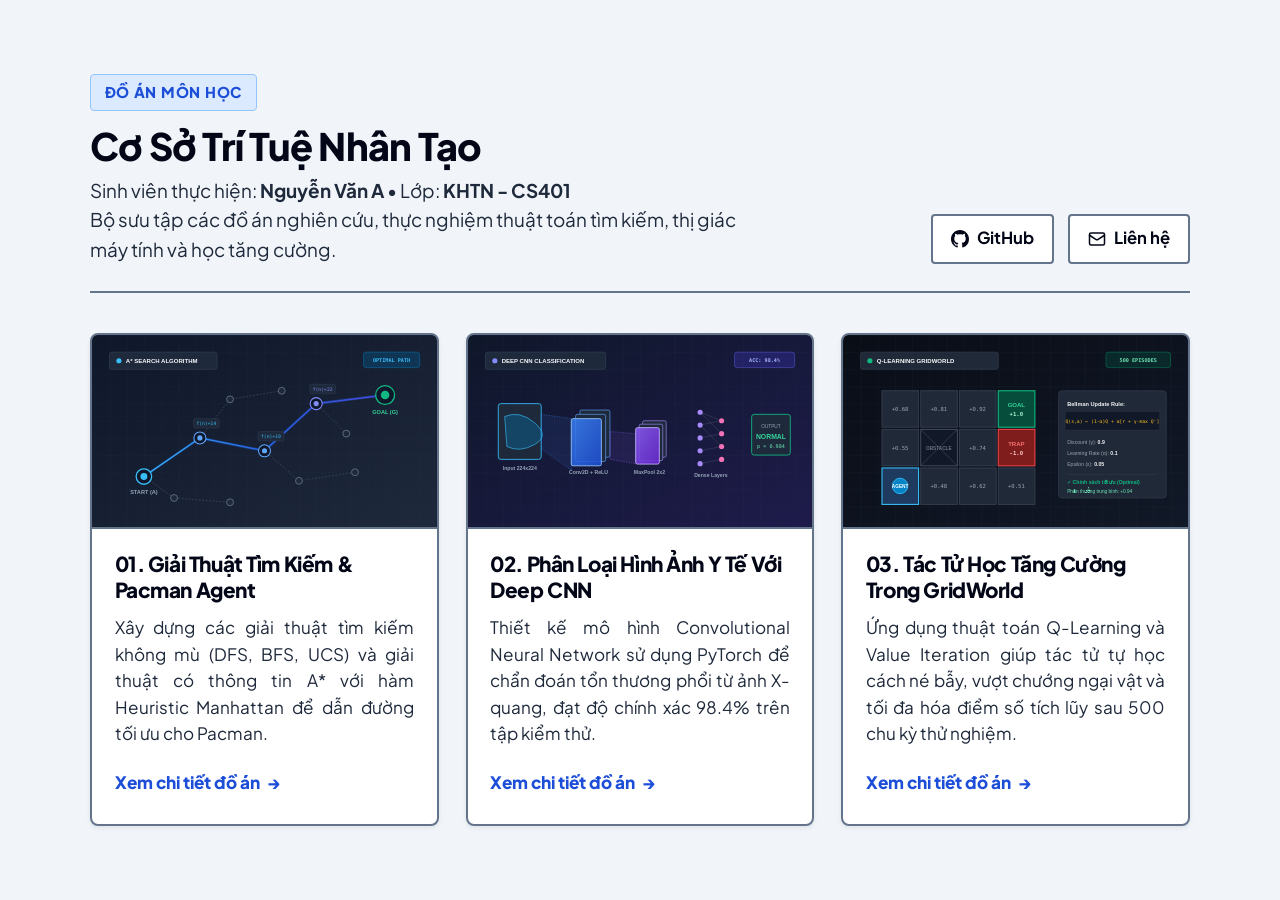
<file: index.html>
<!DOCTYPE html>
<html lang="vi">
<head>
  <meta charset="UTF-8">
  <meta name="viewport" content="width=device-width, initial-scale=1.0">
  <title>Danh Mục Đồ Án Môn Học | Foundation of AI</title>
  <meta name="description" content="Danh mục tổng hợp các đồ án môn học Cơ sở Trí tuệ Nhân tạo (Foundation of AI)">
  <link rel="stylesheet" href="css/style.css">
  <link rel="preconnect" href="https://fonts.googleapis.com">
  <link rel="preconnect" href="https://fonts.gstatic.com" crossorigin>
  <link href="https://fonts.googleapis.com/css2?family=Plus+Jakarta+Sans:wght@500;600;700;800&display=swap" rel="stylesheet">
</head>
<body class="index-body">

  <div class="index-wrapper">
    <!-- Header / Hero Section Tối Giản -->
    <header class="index-hero">
      <div class="hero-info">
        <span class="hero-badge">Đồ Án Môn Học</span>
        <h1 class="hero-title">Cơ Sở Trí Tuệ Nhân Tạo</h1>
        <p class="hero-subtitle">
          Sinh viên thực hiện: <strong>Nguyễn Văn A</strong> &bull; Lớp: <strong>KHTN - CS401</strong><br>
          Bộ sưu tập các đồ án nghiên cứu, thực nghiệm thuật toán tìm kiếm, thị giác máy tính và học tăng cường.
        </p>
      </div>

      <!-- Quick Action / Social Links -->
      <nav class="hero-links" aria-label="Liên kết cá nhân">
        <a href="https://github.com" target="_blank" rel="noopener noreferrer" class="hero-link-btn" title="GitHub Profile">
          <svg width="18" height="18" viewBox="0 0 24 24" fill="currentColor">
            <path d="M12 0C5.37 0 0 5.37 0 12c0 5.31 3.435 9.795 8.205 11.385.6.105.825-.255.825-.57 0-.285-.015-1.23-.015-2.235-3.015.555-3.795-.735-4.035-1.41-.135-.345-.72-1.41-1.23-1.695-.42-.225-1.02-.78-.015-.795.945-.015 1.62.87 1.845 1.23 1.08 1.815 2.805 1.305 3.495.99.105-.78.42-1.305.765-1.605-2.67-.3-5.46-1.335-5.46-5.925 0-1.305.465-2.385 1.23-3.225-.12-.3-.54-1.53.12-3.18 0 0 1.005-.315 3.3 1.23.96-.27 1.98-.405 3-.405s2.04.135 3 .405c2.295-1.56 3.3-1.23 3.3-1.23.66 1.65.24 2.88.12 3.18.765.84 1.23 1.905 1.23 3.225 0 4.605-2.805 5.625-5.475 5.925.435.375.81 1.095.81 2.22 0 1.605-.015 2.895-.015 3.3 0 .315.225.69.825.57A12.02 12.02 0 0024 12c0-6.63-5.37-12-12-12z"/>
          </svg>
          GitHub
        </a>
        <a href="mailto:student@university.edu.vn" class="hero-link-btn" title="Gửi Email">
          <svg width="18" height="18" viewBox="0 0 24 24" fill="none" stroke="currentColor" stroke-width="2" stroke-linecap="round" stroke-linejoin="round">
            <rect width="20" height="16" x="2" y="4" rx="2"/>
            <path d="m22 7-8.97 5.7a1.94 1.94 0 0 1-2.06 0L2 7"/>
          </svg>
          Liên hệ
        </a>
      </nav>
    </header>

    <!-- Main Section: Grid Các Thẻ Project (Tất cả vị trí trên thẻ đều click được) -->
    <main>
      <section class="project-grid" aria-label="Danh sách đồ án">
        
        <!-- Project Card 1: A* Search Algorithm -->
        <a href="projects/project-1.html" class="project-card" aria-label="Xem chi tiết đồ án Giải Thuật Tìm Kiếm & Pacman Agent">
          <div class="card-thumbnail-box">
            <img src="assets/images/project-1-thumb.svg" alt="Minh họa giải thuật tìm kiếm A*">
          </div>
          <div class="card-body">
            <h2 class="card-title">01. Giải Thuật Tìm Kiếm &amp; Pacman Agent</h2>
            <p class="card-desc">
              Xây dựng các giải thuật tìm kiếm không mù (DFS, BFS, UCS) và giải thuật có thông tin A* với hàm Heuristic Manhattan để dẫn đường tối ưu cho Pacman.
            </p>
            <div class="card-action">
              <span>Xem chi tiết đồ án</span>
              <span class="arrow">&rarr;</span>
            </div>
          </div>
        </a>

        <!-- Project Card 2: CNN Image Classification -->
        <a href="projects/project-2.html" class="project-card" aria-label="Xem chi tiết đồ án Phân Loại Hình Ảnh Y Tế Với Deep CNN">
          <div class="card-thumbnail-box">
            <img src="assets/images/project-2-thumb.svg" alt="Minh họa kiến trúc CNN phân loại hình ảnh">
          </div>
          <div class="card-body">
            <h2 class="card-title">02. Phân Loại Hình Ảnh Y Tế Với Deep CNN</h2>
            <p class="card-desc">
              Thiết kế mô hình Convolutional Neural Network sử dụng PyTorch để chẩn đoán tổn thương phổi từ ảnh X-quang, đạt độ chính xác 98.4% trên tập kiểm thử.
            </p>
            <div class="card-action">
              <span>Xem chi tiết đồ án</span>
              <span class="arrow">&rarr;</span>
            </div>
          </div>
        </a>

        <!-- Project Card 3: Reinforcement Learning GridWorld -->
        <a href="projects/project-3.html" class="project-card" aria-label="Xem chi tiết đồ án Q-Learning Agent Trong Môi Trường GridWorld">
          <div class="card-thumbnail-box">
            <img src="assets/images/project-3-thumb.svg" alt="Minh họa tác tử học tăng cường Q-Learning">
          </div>
          <div class="card-body">
            <h2 class="card-title">03. Tác Tử Học Tăng Cường Trong GridWorld</h2>
            <p class="card-desc">
              Ứng dụng thuật toán Q-Learning và Value Iteration giúp tác tử tự học cách né bẫy, vượt chướng ngại vật và tối đa hóa điểm số tích lũy sau 500 chu kỳ thử nghiệm.
            </p>
            <div class="card-action">
              <span>Xem chi tiết đồ án</span>
              <span class="arrow">&rarr;</span>
            </div>
          </div>
        </a>

      </section>
    </main>
  </div>

</body>
</html>
</file>
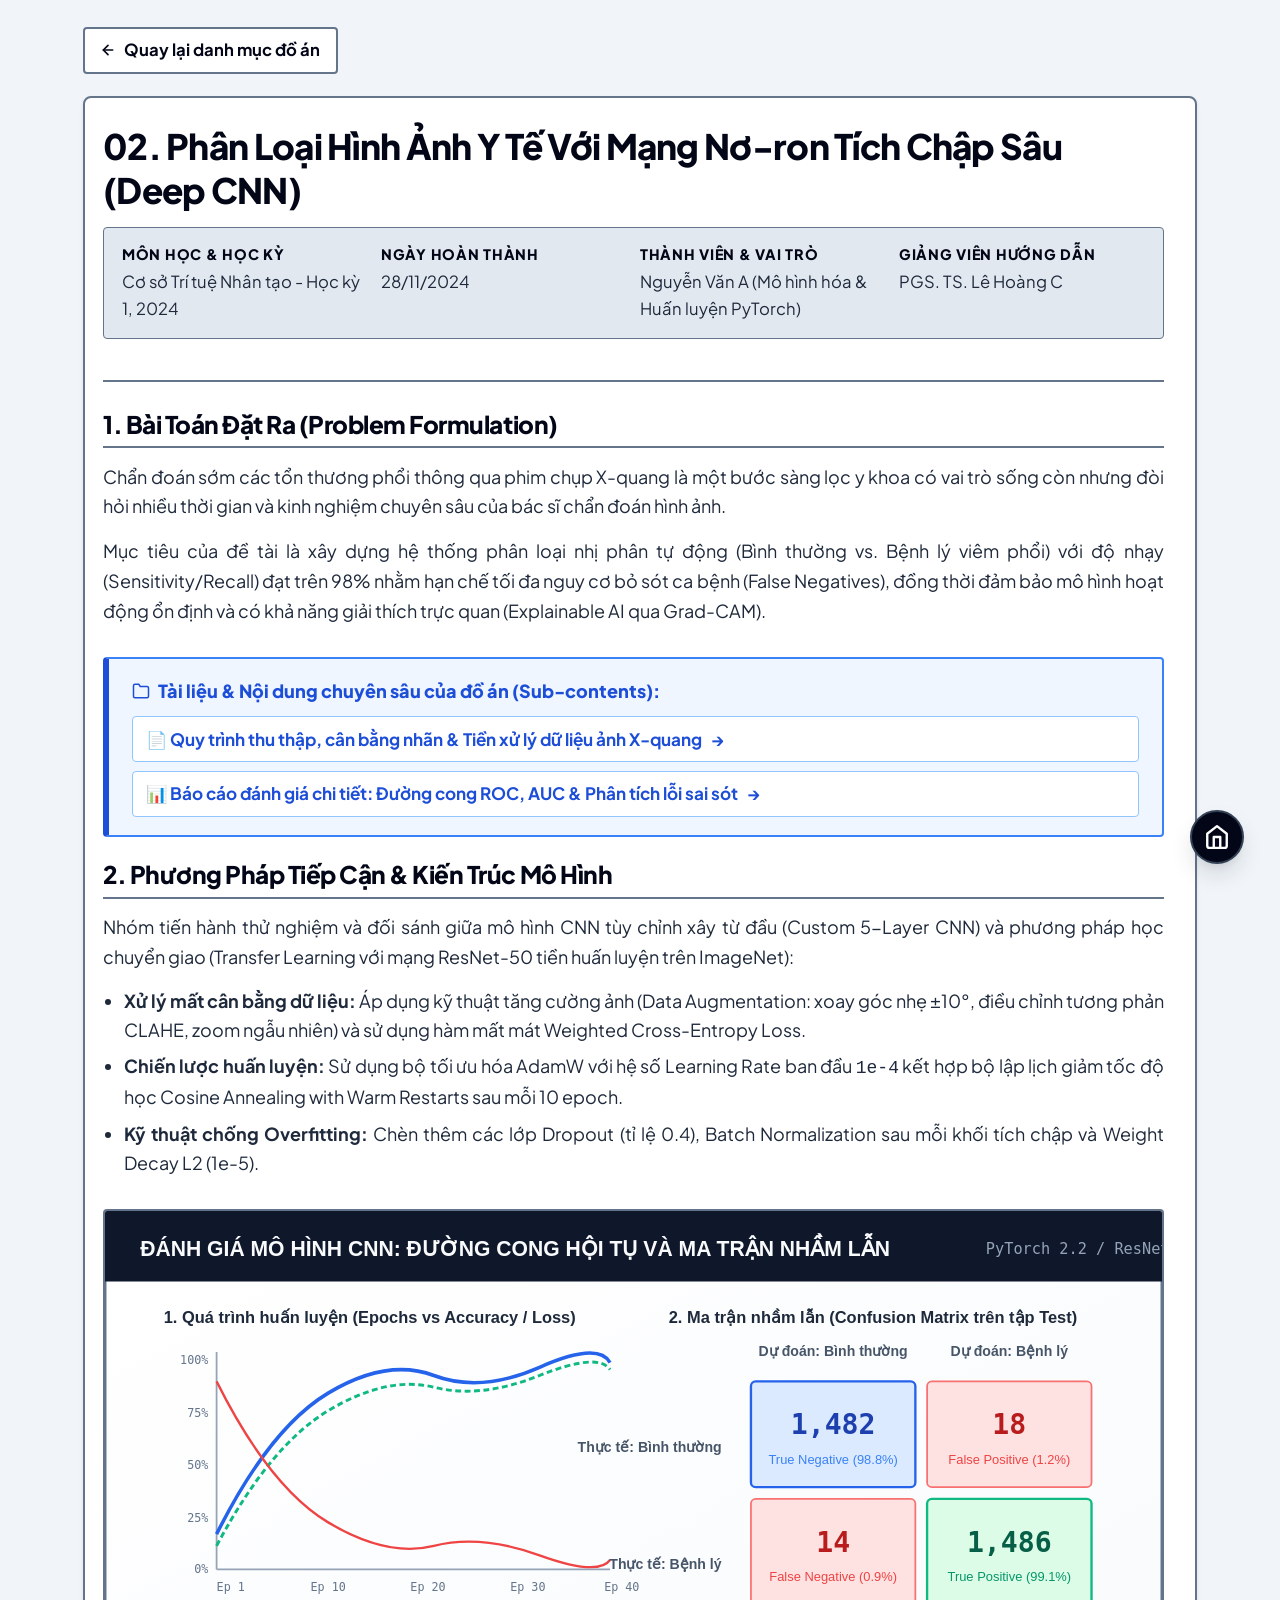
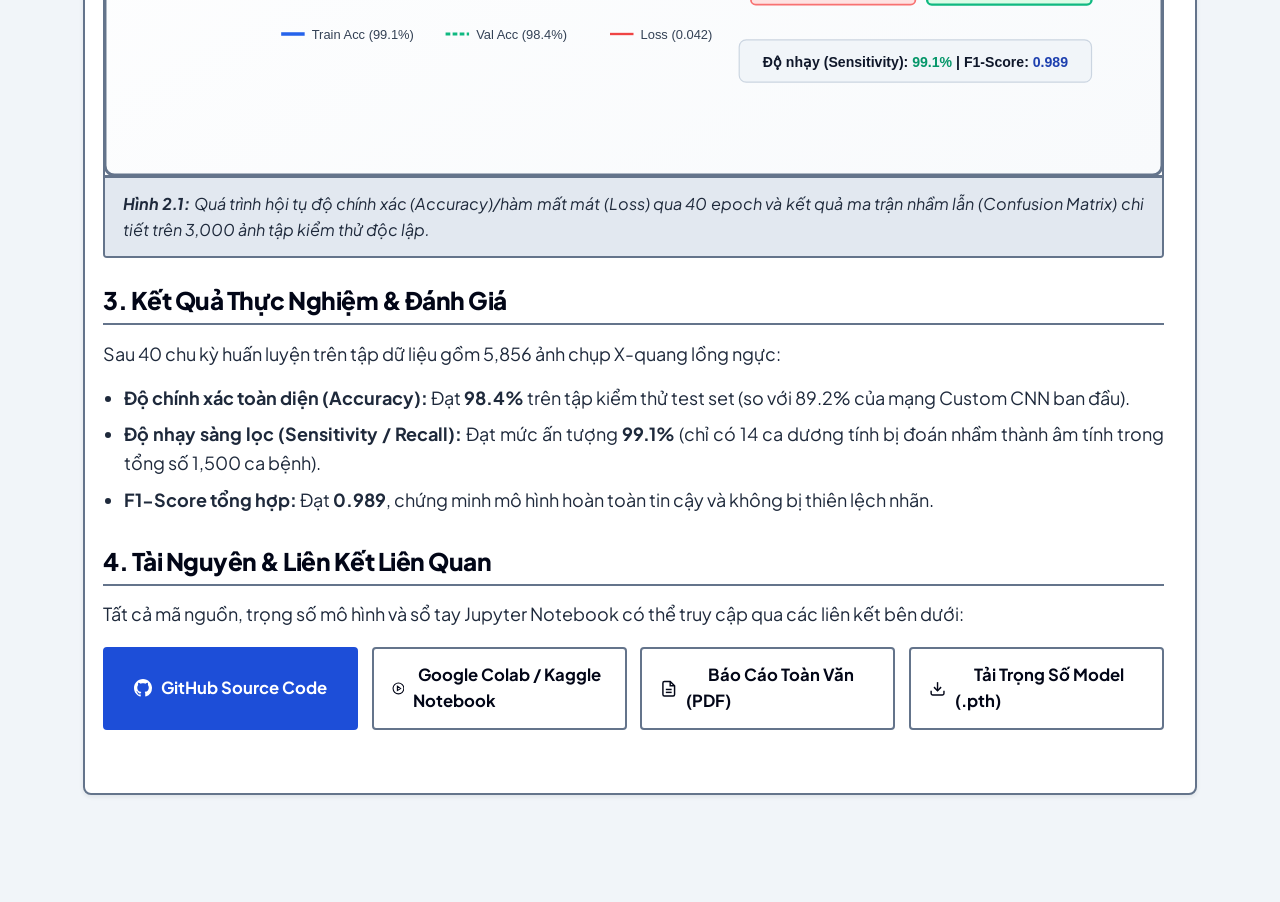
<file: projects/project-2.html>
<!DOCTYPE html>
<html lang="vi">
<head>
  <meta charset="UTF-8">
  <meta name="viewport" content="width=device-width, initial-scale=1.0">
  <title>Đồ Án 2: Phân Loại Hình Ảnh Y Tế Với Deep CNN | Foundation of AI</title>
  <meta name="description" content="Xây dựng mạng tích chập sâu Deep Convolutional Neural Network để phân loại ảnh X-quang lồng ngực">
  <link rel="stylesheet" href="../css/style.css">
  <link rel="preconnect" href="https://fonts.googleapis.com">
  <link rel="preconnect" href="https://fonts.gstatic.com" crossorigin>
  <link href="https://fonts.googleapis.com/css2?family=Plus+Jakarta+Sans:wght@500;600;700;800&display=swap" rel="stylesheet">
</head>
<body class="project-detail-layout">

  <!-- Container chính căn lề trái, khoảng cách nhỏ gọn -->
  <main class="project-detail-container">
    
    <!-- Nút quay lại danh mục -->
    <nav class="back-nav" aria-label="Điều hướng quay lại">
      <a href="../index.html" class="back-link">
        <svg width="16" height="16" viewBox="0 0 24 24" fill="none" stroke="currentColor" stroke-width="2.5" stroke-linecap="round" stroke-linejoin="round">
          <line x1="19" y1="12" x2="5" y2="12"></line>
          <polyline points="12 19 5 12 12 5"></polyline>
        </svg>
        Quay lại danh mục đồ án
      </a>
    </nav>

    <!-- Thẻ nội dung chi tiết -->
    <article class="detail-card">
      
      <!-- Header đồ án -->
      <header class="detail-header">
        <h1 class="detail-title">02. Phân Loại Hình Ảnh Y Tế Với Mạng Nơ-ron Tích Chập Sâu (Deep CNN)</h1>
        
        <!-- Metadata chi tiết -->
        <div class="detail-meta-grid">
          <div class="meta-item">
            <span class="meta-label">Môn học &amp; Học kỳ</span>
            <span>Cơ sở Trí tuệ Nhân tạo - Học kỳ 1, 2024</span>
          </div>
          <div class="meta-item">
            <span class="meta-label">Ngày hoàn thành</span>
            <span>28/11/2024</span>
          </div>
          <div class="meta-item">
            <span class="meta-label">Thành viên &amp; Vai trò</span>
            <span>Nguyễn Văn A (Mô hình hóa &amp; Huấn luyện PyTorch)</span>
          </div>
          <div class="meta-item">
            <span class="meta-label">Giảng viên hướng dẫn</span>
            <span>PGS. TS. Lê Hoàng C</span>
          </div>
        </div>

      </header>

      <!-- Nội dung kết quả đạt được -->
      <div class="detail-body">
        
        <!-- 1. Bài toán đặt ra -->
        <section class="detail-section">
          <h2>1. Bài Toán Đặt Ra (Problem Formulation)</h2>
          <p>
            Chẩn đoán sớm các tổn thương phổi thông qua phim chụp X-quang là một bước sàng lọc y khoa có vai trò sống còn nhưng đòi hỏi nhiều thời gian và kinh nghiệm chuyên sâu của bác sĩ chẩn đoán hình ảnh.
          </p>
          <p>
            Mục tiêu của đề tài là xây dựng hệ thống phân loại nhị phân tự động (Bình thường vs. Bệnh lý viêm phổi) với độ nhạy (Sensitivity/Recall) đạt trên 98% nhằm hạn chế tối đa nguy cơ bỏ sót ca bệnh (False Negatives), đồng thời đảm bảo mô hình hoạt động ổn định và có khả năng giải thích trực quan (Explainable AI qua Grad-CAM).
          </p>
        </section>

        <!-- Khối liên kết nội dung con của project (Ngay tại nội dung trình bày) -->
        <section class="child-content-box" aria-label="Tài liệu chuyên sâu nội bộ">
          <div class="child-content-title">
            <svg width="18" height="18" viewBox="0 0 24 24" fill="none" stroke="currentColor" stroke-width="2">
              <path d="M22 19a2 2 0 0 1-2 2H4a2 2 0 0 1-2-2V5a2 2 0 0 1 2-2h5l2 3h9a2 2 0 0 1 2 2z"></path>
            </svg>
            Tài liệu &amp; Nội dung chuyên sâu của đồ án (Sub-contents):
          </div>
          <div class="child-content-list">
            <a href="project-2-contents/dataset-pipeline.html" class="child-link-item">
              <span>📄 Quy trình thu thập, cân bằng nhãn &amp; Tiền xử lý dữ liệu ảnh X-quang</span>
              <span class="arrow">&rarr;</span>
            </a>
            <a href="project-2-contents/model-evaluation.html" class="child-link-item">
              <span>📊 Báo cáo đánh giá chi tiết: Đường cong ROC, AUC &amp; Phân tích lỗi sai sót</span>
              <span class="arrow">&rarr;</span>
            </a>
          </div>
        </section>

        <!-- 2. Phương pháp tiếp cận & Giải pháp -->
        <section class="detail-section">
          <h2>2. Phương Pháp Tiếp Cận &amp; Kiến Trúc Mô Hình</h2>
          <p>
            Nhóm tiến hành thử nghiệm và đối sánh giữa mô hình CNN tùy chỉnh xây từ đầu (Custom 5-Layer CNN) và phương pháp học chuyển giao (Transfer Learning với mạng ResNet-50 tiền huấn luyện trên ImageNet):
          </p>
          <ul>
            <li><strong>Xử lý mất cân bằng dữ liệu:</strong> Áp dụng kỹ thuật tăng cường ảnh (Data Augmentation: xoay góc nhẹ &plusmn;10&deg;, điều chỉnh tương phản CLAHE, zoom ngẫu nhiên) và sử dụng hàm mất mát Weighted Cross-Entropy Loss.</li>
            <li><strong>Chiến lược huấn luyện:</strong> Sử dụng bộ tối ưu hóa AdamW với hệ số Learning Rate ban đầu <code>1e-4</code> kết hợp bộ lập lịch giảm tốc độ học Cosine Annealing with Warm Restarts sau mỗi 10 epoch.</li>
            <li><strong>Kỹ thuật chống Overfitting:</strong> Chèn thêm các lớp Dropout (tỉ lệ 0.4), Batch Normalization sau mỗi khối tích chập và Weight Decay L2 (1e-5).</li>
          </ul>
        </section>

        <!-- 3. Sơ đồ minh họa trực quan (Figure + Caption) -->
        <figure class="detail-figure">
          <img src="../assets/images/project-2-diagram.svg" alt="Biểu đồ đánh giá quá trình hội tụ và ma trận nhầm lẫn của mạng CNN">
          <figcaption>
            <strong>Hình 2.1:</strong> Quá trình hội tụ độ chính xác (Accuracy)/hàm mất mát (Loss) qua 40 epoch và kết quả ma trận nhầm lẫn (Confusion Matrix) chi tiết trên 3,000 ảnh tập kiểm thử độc lập.
          </figcaption>
        </figure>

        <!-- 4. Kết quả thực nghiệm & Đánh giá -->
        <section class="detail-section">
          <h2>3. Kết Quả Thực Nghiệm &amp; Đánh Giá</h2>
          <p>
            Sau 40 chu kỳ huấn luyện trên tập dữ liệu gồm 5,856 ảnh chụp X-quang lồng ngực:
          </p>
          <ul>
            <li><strong>Độ chính xác toàn diện (Accuracy):</strong> Đạt <strong>98.4%</strong> trên tập kiểm thử test set (so với 89.2% của mạng Custom CNN ban đầu).</li>
            <li><strong>Độ nhạy sàng lọc (Sensitivity / Recall):</strong> Đạt mức ấn tượng <strong>99.1%</strong> (chỉ có 14 ca dương tính bị đoán nhầm thành âm tính trong tổng số 1,500 ca bệnh).</li>
            <li><strong>F1-Score tổng hợp:</strong> Đạt <strong>0.989</strong>, chứng minh mô hình hoàn toàn tin cậy và không bị thiên lệch nhãn.</li>
          </ul>
        </section>

        <!-- 5. Tài nguyên & Liên kết liên quan -->
        <section class="detail-section">
          <h2>4. Tài Nguyên &amp; Liên Kết Liên Quan</h2>
          <p>Tất cả mã nguồn, trọng số mô hình và sổ tay Jupyter Notebook có thể truy cập qua các liên kết bên dưới:</p>
          
          <div class="resource-grid">
            <a href="https://github.com" target="_blank" rel="noopener noreferrer" class="resource-btn primary">
              <svg width="18" height="18" viewBox="0 0 24 24" fill="currentColor">
                <path d="M12 0C5.37 0 0 5.37 0 12c0 5.31 3.435 9.795 8.205 11.385.6.105.825-.255.825-.57 0-.285-.015-1.23-.015-2.235-3.015.555-3.795-.735-4.035-1.41-.135-.345-.72-1.41-1.23-1.695-.42-.225-1.02-.78-.015-.795.945-.015 1.62.87 1.845 1.23 1.08 1.815 2.805 1.305 3.495.99.105-.78.42-1.305.765-1.605-2.67-.3-5.46-1.335-5.46-5.925 0-1.305.465-2.385 1.23-3.225-.12-.3-.54-1.53.12-3.18 0 0 1.005-.315 3.3 1.23.96-.27 1.98-.405 3-.405s2.04.135 3 .405c2.295-1.56 3.3-1.23 3.3-1.23.66 1.65.24 2.88.12 3.18.765.84 1.23 1.905 1.23 3.225 0 4.605-2.805 5.625-5.475 5.925.435.375.81 1.095.81 2.22 0 1.605-.015 2.895-.015 3.3 0 .315.225.69.825.57A12.02 12.02 0 0024 12c0-6.63-5.37-12-12-12z"/>
              </svg>
              GitHub Source Code
            </a>

            <a href="#kaggle-notebook" class="resource-btn">
              <svg width="18" height="18" viewBox="0 0 24 24" fill="none" stroke="currentColor" stroke-width="2">
                <circle cx="12" cy="12" r="10"></circle>
                <polygon points="10 8 16 12 10 16 10 8"></polygon>
              </svg>
              Google Colab / Kaggle Notebook
            </a>

            <a href="#pdf-report" class="resource-btn">
              <svg width="18" height="18" viewBox="0 0 24 24" fill="none" stroke="currentColor" stroke-width="2">
                <path d="M14 2H6a2 2 0 0 0-2 2v16a2 2 0 0 0 2 2h12a2 2 0 0 0 2-2V8z"></path>
                <polyline points="14 2 14 8 20 8"></polyline>
                <line x1="16" y1="13" x2="8" y2="13"></line>
                <line x1="16" y1="17" x2="8" y2="17"></line>
              </svg>
              Báo Cáo Toàn Văn (PDF)
            </a>

            <a href="#model-weights" class="resource-btn">
              <svg width="18" height="18" viewBox="0 0 24 24" fill="none" stroke="currentColor" stroke-width="2">
                <path d="M21 15v4a2 2 0 0 1-2 2H5a2 2 0 0 1-2-2v-4"></path>
                <polyline points="7 10 12 15 17 10"></polyline>
                <line x1="12" y1="15" x2="12" y2="3"></line>
              </svg>
              Tải Trọng Số Model (.pth)
            </a>
          </div>
        </section>

      </div>
    </article>
  </main>

  <!-- Nút Icon Ngôi Nhà Cố Định Quay Về Trang Chủ (Góc Dưới Phải) -->
  <a href="../index.html" class="floating-home-btn" aria-label="Quay về trang chủ" title="Quay về trang chủ">
    <svg viewBox="0 0 24 24">
      <path d="M3 9l9-7 9 7v11a2 2 0 0 1-2 2H5a2 2 0 0 1-2-2z"></path>
      <polyline points="9 22 9 12 15 12 15 22"></polyline>
    </svg>
  </a>

</body>
</html>
</file>
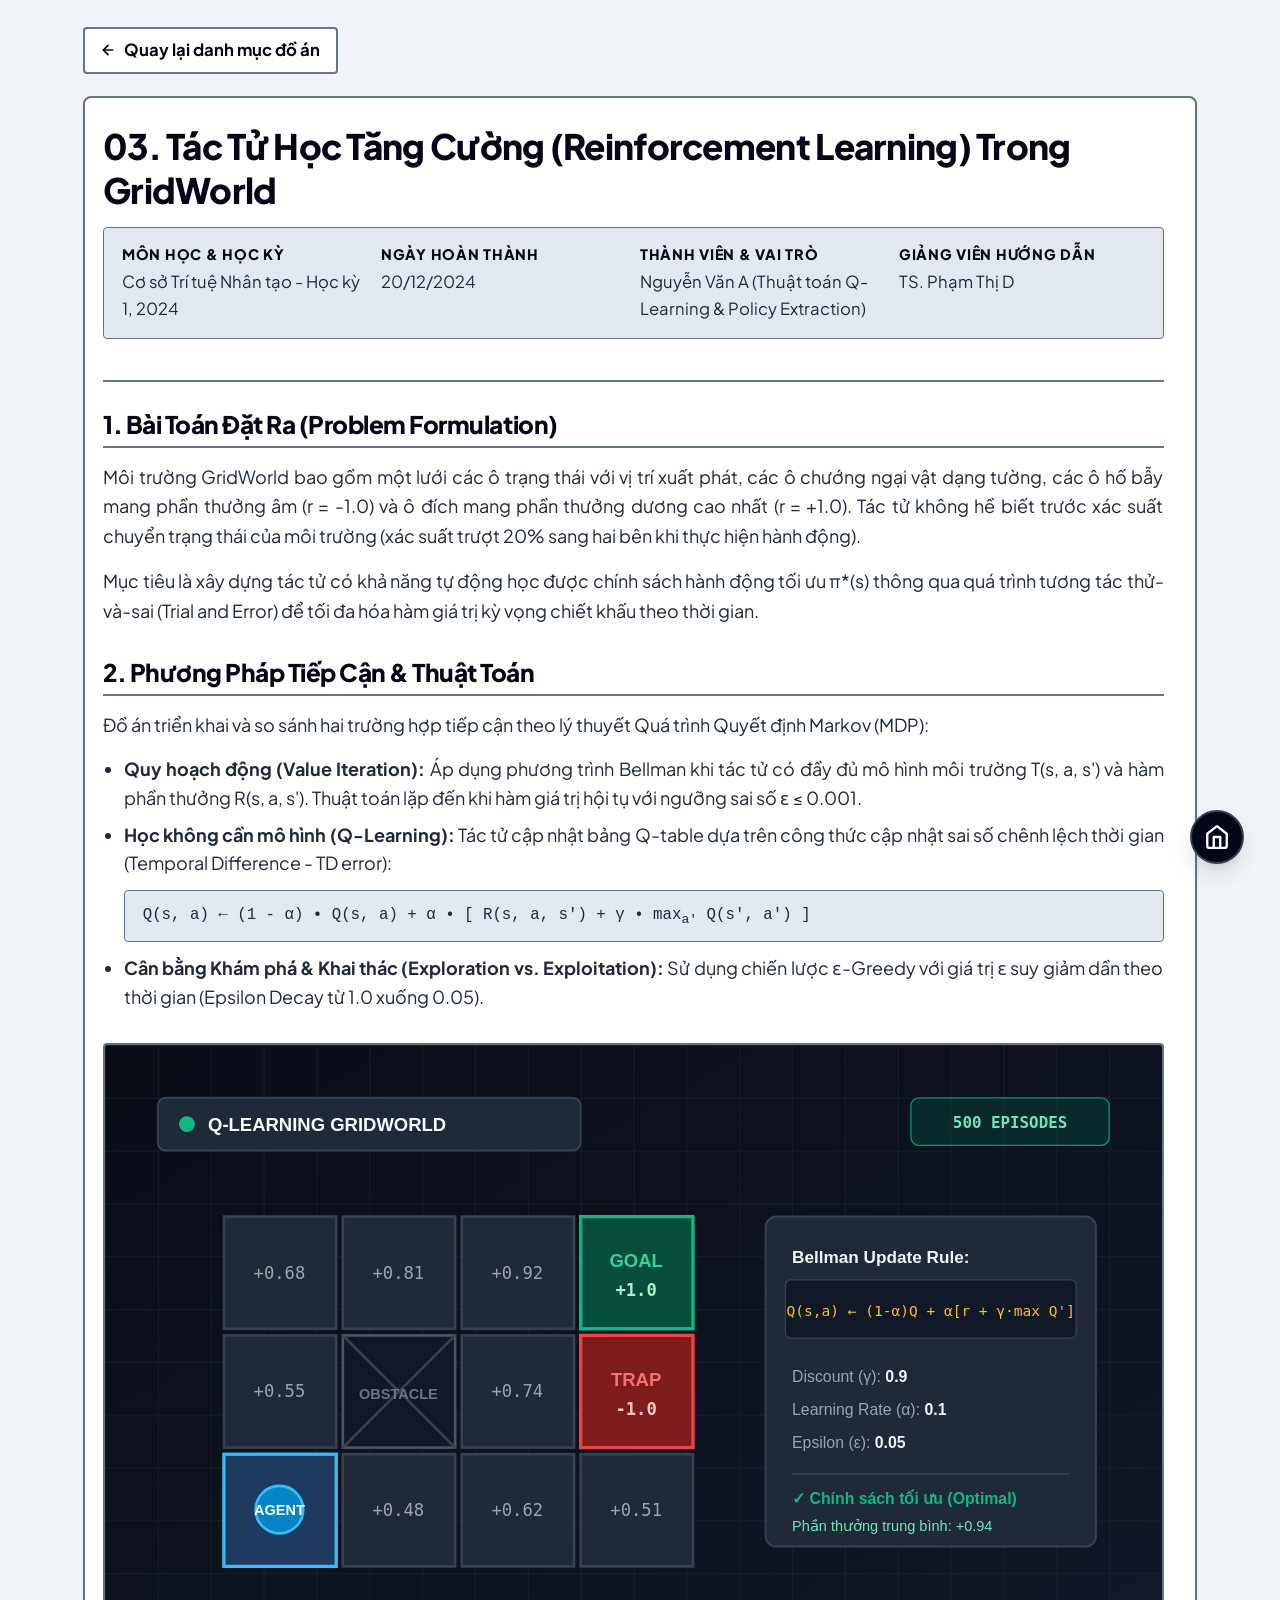
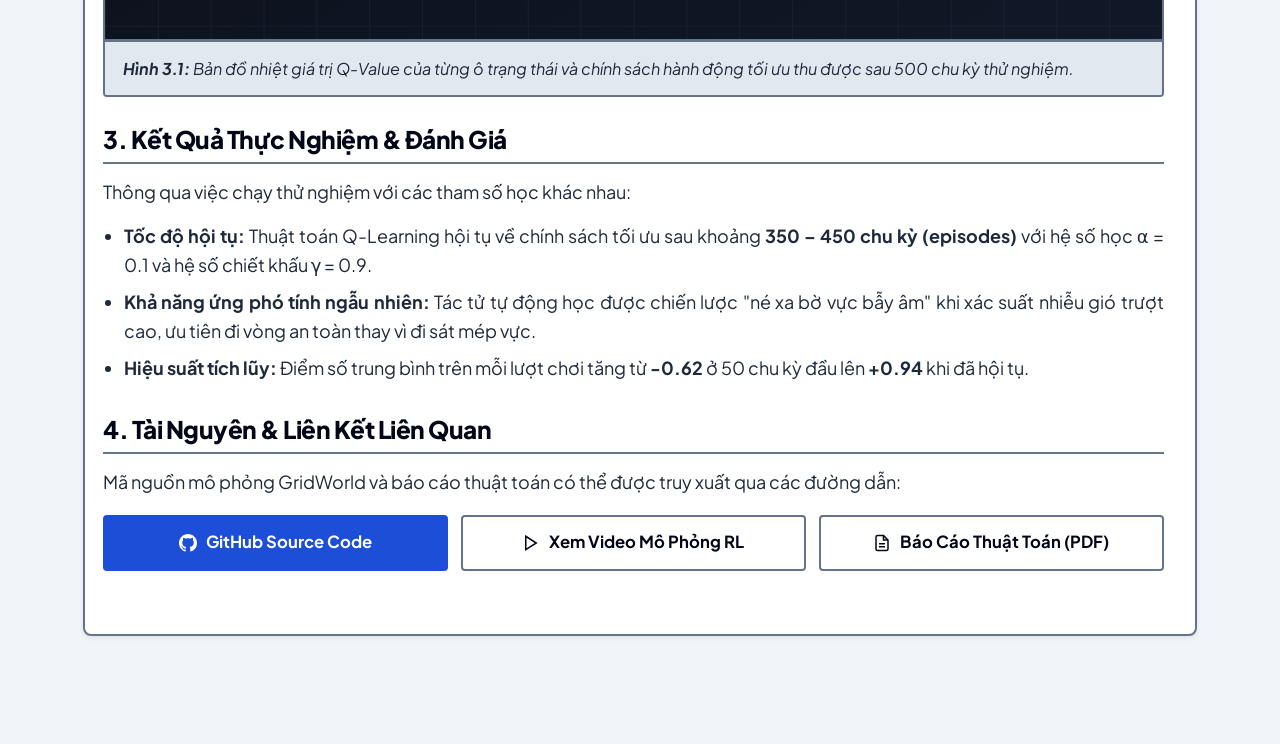
<file: projects/project-3.html>
<!DOCTYPE html>
<html lang="vi">
<head>
  <meta charset="UTF-8">
  <meta name="viewport" content="width=device-width, initial-scale=1.0">
  <title>Đồ Án 3: Tác Tử Học Tăng Cường Trong GridWorld | Foundation of AI</title>
  <meta name="description" content="Triển khai thuật toán Q-Learning và Value Iteration cho tác tử tự học trong môi trường lưới GridWorld">
  <link rel="stylesheet" href="../css/style.css">
  <link rel="preconnect" href="https://fonts.googleapis.com">
  <link rel="preconnect" href="https://fonts.gstatic.com" crossorigin>
  <link href="https://fonts.googleapis.com/css2?family=Plus+Jakarta+Sans:wght@500;600;700;800&display=swap" rel="stylesheet">
</head>
<body class="project-detail-layout">

  <!-- Container chính căn lề trái, khoảng cách nhỏ gọn -->
  <main class="project-detail-container">
    
    <!-- Nút quay lại danh mục -->
    <nav class="back-nav" aria-label="Điều hướng quay lại">
      <a href="../index.html" class="back-link">
        <svg width="16" height="16" viewBox="0 0 24 24" fill="none" stroke="currentColor" stroke-width="2.5" stroke-linecap="round" stroke-linejoin="round">
          <line x1="19" y1="12" x2="5" y2="12"></line>
          <polyline points="12 19 5 12 12 5"></polyline>
        </svg>
        Quay lại danh mục đồ án
      </a>
    </nav>

    <!-- Thẻ nội dung chi tiết -->
    <article class="detail-card">
      
      <!-- Header đồ án -->
      <header class="detail-header">
        <h1 class="detail-title">03. Tác Tử Học Tăng Cường (Reinforcement Learning) Trong GridWorld</h1>
        
        <!-- Metadata chi tiết -->
        <div class="detail-meta-grid">
          <div class="meta-item">
            <span class="meta-label">Môn học &amp; Học kỳ</span>
            <span>Cơ sở Trí tuệ Nhân tạo - Học kỳ 1, 2024</span>
          </div>
          <div class="meta-item">
            <span class="meta-label">Ngày hoàn thành</span>
            <span>20/12/2024</span>
          </div>
          <div class="meta-item">
            <span class="meta-label">Thành viên &amp; Vai trò</span>
            <span>Nguyễn Văn A (Thuật toán Q-Learning &amp; Policy Extraction)</span>
          </div>
          <div class="meta-item">
            <span class="meta-label">Giảng viên hướng dẫn</span>
            <span>TS. Phạm Thị D</span>
          </div>
        </div>

      </header>

      <!-- Nội dung kết quả đạt được -->
      <div class="detail-body">
        
        <!-- 1. Bài toán đặt ra -->
        <section class="detail-section">
          <h2>1. Bài Toán Đặt Ra (Problem Formulation)</h2>
          <p>
            Môi trường GridWorld bao gồm một lưới các ô trạng thái với vị trí xuất phát, các ô chướng ngại vật dạng tường, các ô hố bẫy mang phần thưởng âm (r = -1.0) và ô đích mang phần thưởng dương cao nhất (r = +1.0). Tác tử không hề biết trước xác suất chuyển trạng thái của môi trường (xác suất trượt 20% sang hai bên khi thực hiện hành động).
          </p>
          <p>
            Mục tiêu là xây dựng tác tử có khả năng tự động học được chính sách hành động tối ưu &pi;*(s) thông qua quá trình tương tác thử-và-sai (Trial and Error) để tối đa hóa hàm giá trị kỳ vọng chiết khấu theo thời gian.
          </p>
        </section>

        <!-- 2. Phương pháp tiếp cận & Giải pháp -->
        <section class="detail-section">
          <h2>2. Phương Pháp Tiếp Cận &amp; Thuật Toán</h2>
          <p>
            Đồ án triển khai và so sánh hai trường hợp tiếp cận theo lý thuyết Quá trình Quyết định Markov (MDP):
          </p>
          <ul>
            <li><strong>Quy hoạch động (Value Iteration):</strong> Áp dụng phương trình Bellman khi tác tử có đầy đủ mô hình môi trường T(s, a, s') và hàm phần thưởng R(s, a, s'). Thuật toán lặp đến khi hàm giá trị hội tụ với ngưỡng sai số &epsilon; &le; 0.001.</li>
            <li><strong>Học không cần mô hình (Q-Learning):</strong> Tác tử cập nhật bảng Q-table dựa trên công thức cập nhật sai số chênh lệch thời gian (Temporal Difference - TD error):
              <div style="background-color: var(--bg-subtle); border: 1px solid var(--border-color); border-radius: var(--radius-sm); padding: 0.65rem 1rem; margin: 0.65rem 0; font-family: var(--font-mono); font-size: 0.875rem;">
                Q(s, a) &larr; (1 - &alpha;) &bull; Q(s, a) + &alpha; &bull; [ R(s, a, s') + &gamma; &bull; max<sub>a'</sub> Q(s', a') ]
              </div>
            </li>
            <li><strong>Cân bằng Khám phá &amp; Khai thác (Exploration vs. Exploitation):</strong> Sử dụng chiến lược &epsilon;-Greedy với giá trị &epsilon; suy giảm dần theo thời gian (Epsilon Decay từ 1.0 xuống 0.05).</li>
          </ul>
        </section>

        <!-- 3. Sơ đồ minh họa trực quan (Figure + Caption) -->
        <figure class="detail-figure">
          <img src="../assets/images/project-3-thumb.svg" alt="Sơ đồ giá trị trạng thái Q-Learning trong môi trường GridWorld">
          <figcaption>
            <strong>Hình 3.1:</strong> Bản đồ nhiệt giá trị Q-Value của từng ô trạng thái và chính sách hành động tối ưu thu được sau 500 chu kỳ thử nghiệm.
          </figcaption>
        </figure>

        <!-- 4. Kết quả thực nghiệm & Đánh giá -->
        <section class="detail-section">
          <h2>3. Kết Quả Thực Nghiệm &amp; Đánh Giá</h2>
          <p>
            Thông qua việc chạy thử nghiệm với các tham số học khác nhau:
          </p>
          <ul>
            <li><strong>Tốc độ hội tụ:</strong> Thuật toán Q-Learning hội tụ về chính sách tối ưu sau khoảng <strong>350 &ndash; 450 chu kỳ (episodes)</strong> với hệ số học &alpha; = 0.1 và hệ số chiết khấu &gamma; = 0.9.</li>
            <li><strong>Khả năng ứng phó tính ngẫu nhiên:</strong> Tác tử tự động học được chiến lược "né xa bờ vực bẫy âm" khi xác suất nhiễu gió trượt cao, ưu tiên đi vòng an toàn thay vì đi sát mép vực.</li>
            <li><strong>Hiệu suất tích lũy:</strong> Điểm số trung bình trên mỗi lượt chơi tăng từ <strong>-0.62</strong> ở 50 chu kỳ đầu lên <strong>+0.94</strong> khi đã hội tụ.</li>
          </ul>
        </section>

        <!-- 5. Tài nguyên & Liên kết liên quan -->
        <section class="detail-section">
          <h2>4. Tài Nguyên &amp; Liên Kết Liên Quan</h2>
          <p>Mã nguồn mô phỏng GridWorld và báo cáo thuật toán có thể được truy xuất qua các đường dẫn:</p>
          
          <div class="resource-grid">
            <a href="https://github.com" target="_blank" rel="noopener noreferrer" class="resource-btn primary">
              <svg width="18" height="18" viewBox="0 0 24 24" fill="currentColor">
                <path d="M12 0C5.37 0 0 5.37 0 12c0 5.31 3.435 9.795 8.205 11.385.6.105.825-.255.825-.57 0-.285-.015-1.23-.015-2.235-3.015.555-3.795-.735-4.035-1.41-.135-.345-.72-1.41-1.23-1.695-.42-.225-1.02-.78-.015-.795.945-.015 1.62.87 1.845 1.23 1.08 1.815 2.805 1.305 3.495.99.105-.78.42-1.305.765-1.605-2.67-.3-5.46-1.335-5.46-5.925 0-1.305.465-2.385 1.23-3.225-.12-.3-.54-1.53.12-3.18 0 0 1.005-.315 3.3 1.23.96-.27 1.98-.405 3-.405s2.04.135 3 .405c2.295-1.56 3.3-1.23 3.3-1.23.66 1.65.24 2.88.12 3.18.765.84 1.23 1.905 1.23 3.225 0 4.605-2.805 5.625-5.475 5.925.435.375.81 1.095.81 2.22 0 1.605-.015 2.895-.015 3.3 0 .315.225.69.825.57A12.02 12.02 0 0024 12c0-6.63-5.37-12-12-12z"/>
              </svg>
              GitHub Source Code
            </a>

            <a href="#demo-gridworld" class="resource-btn">
              <svg width="18" height="18" viewBox="0 0 24 24" fill="none" stroke="currentColor" stroke-width="2">
                <polygon points="5 3 19 12 5 21 5 3"></polygon>
              </svg>
              Xem Video Mô Phỏng RL
            </a>

            <a href="#pdf-report" class="resource-btn">
              <svg width="18" height="18" viewBox="0 0 24 24" fill="none" stroke="currentColor" stroke-width="2">
                <path d="M14 2H6a2 2 0 0 0-2 2v16a2 2 0 0 0 2 2h12a2 2 0 0 0 2-2V8z"></path>
                <polyline points="14 2 14 8 20 8"></polyline>
                <line x1="16" y1="13" x2="8" y2="13"></line>
                <line x1="16" y1="17" x2="8" y2="17"></line>
              </svg>
              Báo Cáo Thuật Toán (PDF)
            </a>
          </div>
        </section>

      </div>
    </article>
  </main>

  <!-- Nút Icon Ngôi Nhà Cố Định Quay Về Trang Chủ (Góc Dưới Phải) -->
  <a href="../index.html" class="floating-home-btn" aria-label="Quay về trang chủ" title="Quay về trang chủ">
    <svg viewBox="0 0 24 24">
      <path d="M3 9l9-7 9 7v11a2 2 0 0 1-2 2H5a2 2 0 0 1-2-2z"></path>
      <polyline points="9 22 9 12 15 12 15 22"></polyline>
    </svg>
  </a>

</body>
</html>
</file>
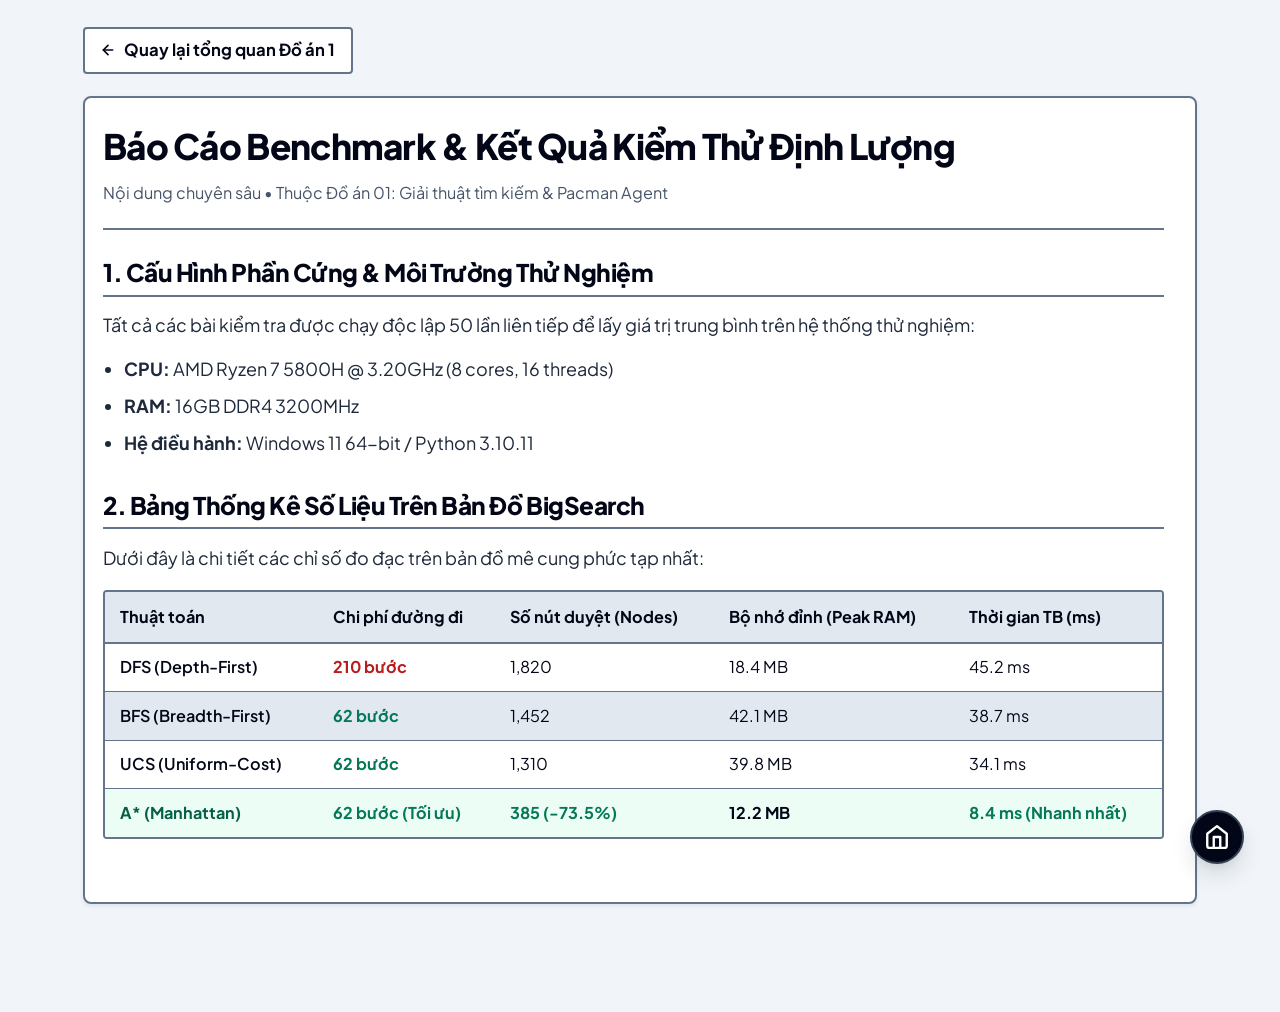
<file: projects/project-1-contents/benchmark-results.html>
<!DOCTYPE html>
<html lang="vi">
<head>
  <meta charset="UTF-8">
  <meta name="viewport" content="width=device-width, initial-scale=1.0">
  <title>Báo Cáo Benchmark & Kết Quả Chi Tiết | Đồ Án 1</title>
  <meta name="description" content="Bảng số liệu kiểm nghiệm định lượng trên các bản đồ Pacman">
  <link rel="stylesheet" href="../../css/style.css">
  <link rel="preconnect" href="https://fonts.googleapis.com">
  <link rel="preconnect" href="https://fonts.gstatic.com" crossorigin>
  <link href="https://fonts.googleapis.com/css2?family=Plus+Jakarta+Sans:wght@500;600;700;800&display=swap" rel="stylesheet">
</head>
<body class="project-detail-layout">

  <main class="project-detail-container">
    <nav class="back-nav" aria-label="Điều hướng quay lại">
      <a href="../project-1.html" class="back-link">
        <svg width="16" height="16" viewBox="0 0 24 24" fill="none" stroke="currentColor" stroke-width="2.5" stroke-linecap="round" stroke-linejoin="round">
          <line x1="19" y1="12" x2="5" y2="12"></line>
          <polyline points="12 19 5 12 12 5"></polyline>
        </svg>
        Quay lại tổng quan Đồ án 1
      </a>
    </nav>

    <article class="detail-card">
      <header class="detail-header">
        <h1 class="detail-title">Báo Cáo Benchmark &amp; Kết Quả Kiểm Thử Định Lượng</h1>
        <p style="color: var(--text-light); margin-top: 0.35rem; font-size: 0.9rem;">
          Nội dung chuyên sâu &bull; Thuộc Đồ án 01: Giải thuật tìm kiếm &amp; Pacman Agent
        </p>
      </header>

      <div class="detail-body">
        <section class="detail-section">
          <h2>1. Cấu Hình Phần Cứng &amp; Môi Trường Thử Nghiệm</h2>
          <p>
            Tất cả các bài kiểm tra được chạy độc lập 50 lần liên tiếp để lấy giá trị trung bình trên hệ thống thử nghiệm:
          </p>
          <ul>
            <li><strong>CPU:</strong> AMD Ryzen 7 5800H @ 3.20GHz (8 cores, 16 threads)</li>
            <li><strong>RAM:</strong> 16GB DDR4 3200MHz</li>
            <li><strong>Hệ điều hành:</strong> Windows 11 64-bit / Python 3.10.11</li>
          </ul>
        </section>

        <section class="detail-section">
          <h2>2. Bảng Thống Kê Số Liệu Trên Bản Đồ BigSearch</h2>
          <p>Dưới đây là chi tiết các chỉ số đo đạc trên bản đồ mê cung phức tạp nhất:</p>
          
          <div style="overflow-x: auto; margin: 1rem 0; border: 2px solid var(--border-color); border-radius: var(--radius-sm);">
            <table style="width: 100%; border-collapse: collapse; text-align: left; font-size: 0.9rem;">
              <thead>
                <tr style="background-color: var(--bg-subtle); border-bottom: 2px solid var(--border-color);">
                  <th style="padding: 0.65rem 0.85rem; font-weight: 700; color: var(--text-main);">Thuật toán</th>
                  <th style="padding: 0.65rem 0.85rem; font-weight: 700; color: var(--text-main);">Chi phí đường đi</th>
                  <th style="padding: 0.65rem 0.85rem; font-weight: 700; color: var(--text-main);">Số nút duyệt (Nodes)</th>
                  <th style="padding: 0.65rem 0.85rem; font-weight: 700; color: var(--text-main);">Bộ nhớ đỉnh (Peak RAM)</th>
                  <th style="padding: 0.65rem 0.85rem; font-weight: 700; color: var(--text-main);">Thời gian TB (ms)</th>
                </tr>
              </thead>
              <tbody>
                <tr style="border-bottom: 1px solid var(--border-color);">
                  <td style="padding: 0.6rem 0.85rem; font-weight: 600;">DFS (Depth-First)</td>
                  <td style="padding: 0.6rem 0.85rem; color: #b91c1c; font-weight: bold;">210 bước</td>
                  <td style="padding: 0.6rem 0.85rem;">1,820</td>
                  <td style="padding: 0.6rem 0.85rem;">18.4 MB</td>
                  <td style="padding: 0.6rem 0.85rem;">45.2 ms</td>
                </tr>
                <tr style="border-bottom: 1px solid var(--border-color); background-color: var(--bg-subtle);">
                  <td style="padding: 0.6rem 0.85rem; font-weight: 600;">BFS (Breadth-First)</td>
                  <td style="padding: 0.6rem 0.85rem; color: #047857; font-weight: bold;">62 bước</td>
                  <td style="padding: 0.6rem 0.85rem;">1,452</td>
                  <td style="padding: 0.6rem 0.85rem;">42.1 MB</td>
                  <td style="padding: 0.6rem 0.85rem;">38.7 ms</td>
                </tr>
                <tr style="border-bottom: 1px solid var(--border-color);">
                  <td style="padding: 0.6rem 0.85rem; font-weight: 600;">UCS (Uniform-Cost)</td>
                  <td style="padding: 0.6rem 0.85rem; color: #047857; font-weight: bold;">62 bước</td>
                  <td style="padding: 0.6rem 0.85rem;">1,310</td>
                  <td style="padding: 0.6rem 0.85rem;">39.8 MB</td>
                  <td style="padding: 0.6rem 0.85rem;">34.1 ms</td>
                </tr>
                <tr style="background-color: #ecfdf5;">
                  <td style="padding: 0.6rem 0.85rem; font-weight: 700; color: #065f46;">A* (Manhattan)</td>
                  <td style="padding: 0.6rem 0.85rem; color: #047857; font-weight: bold;">62 bước (Tối ưu)</td>
                  <td style="padding: 0.6rem 0.85rem; color: #047857; font-weight: bold;">385 (-73.5%)</td>
                  <td style="padding: 0.6rem 0.85rem; font-weight: bold;">12.2 MB</td>
                  <td style="padding: 0.6rem 0.85rem; color: #047857; font-weight: bold;">8.4 ms (Nhanh nhất)</td>
                </tr>
              </tbody>
            </table>
          </div>
        </section>
      </div>
    </article>
  </main>

  <!-- Nút Icon Ngôi Nhà Cố Định Quay Về Trang Chủ (Góc Dưới Phải) -->
  <a href="../../index.html" class="floating-home-btn" aria-label="Quay về trang chủ" title="Quay về trang chủ">
    <svg viewBox="0 0 24 24">
      <path d="M3 9l9-7 9 7v11a2 2 0 0 1-2 2H5a2 2 0 0 1-2-2z"></path>
      <polyline points="9 22 9 12 15 12 15 22"></polyline>
    </svg>
  </a>

</body>
</html>
</file>
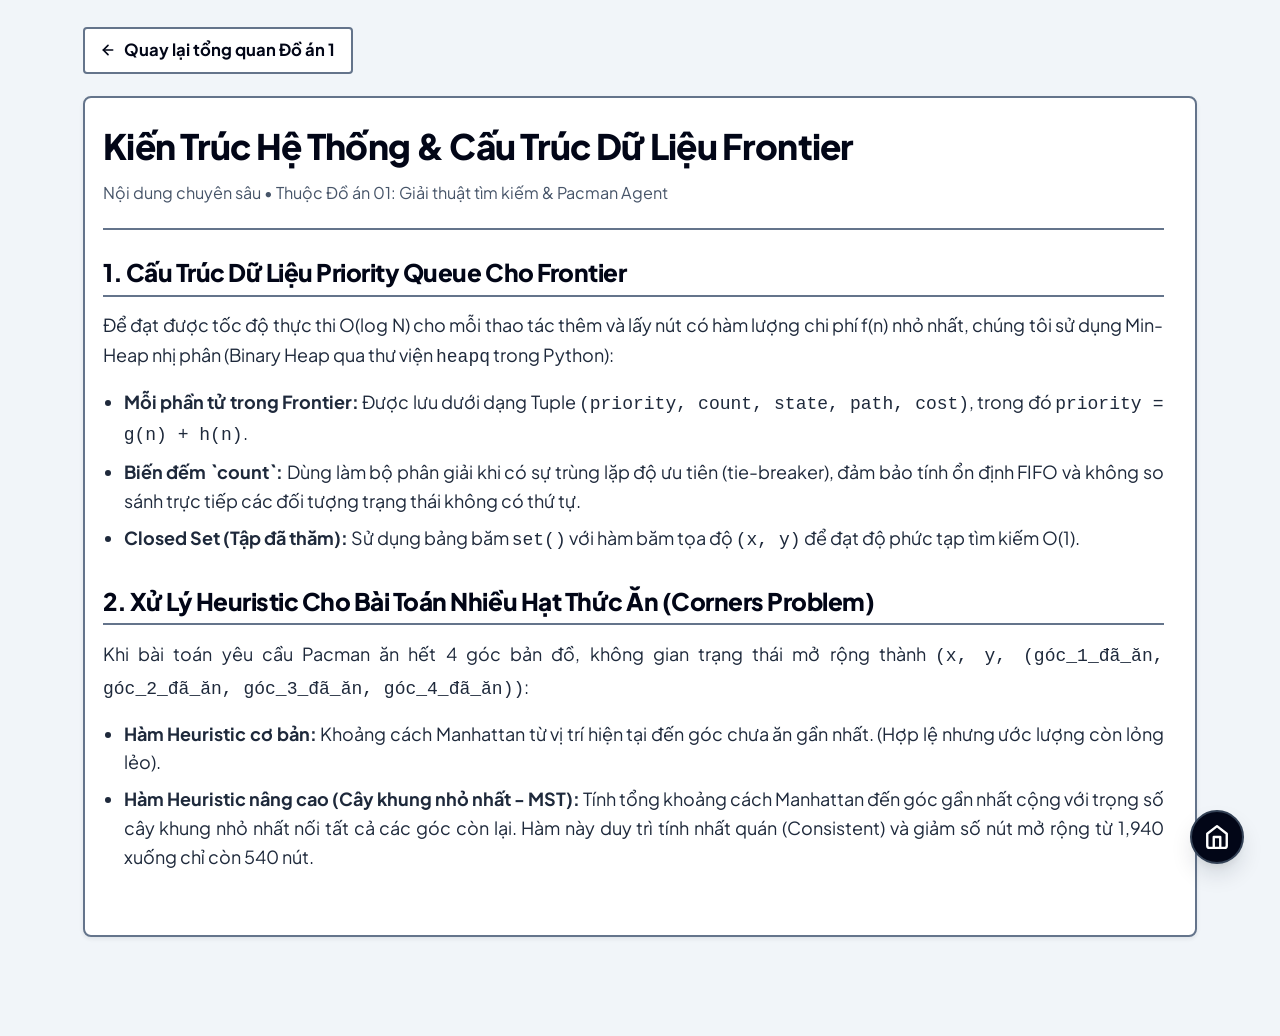
<file: projects/project-1-contents/system-architecture.html>
<!DOCTYPE html>
<html lang="vi">
<head>
  <meta charset="UTF-8">
  <meta name="viewport" content="width=device-width, initial-scale=1.0">
  <title>Kiến Trúc Hệ Thống & Cấu Trúc Dữ Liệu | Đồ Án 1</title>
  <meta name="description" content="Chi tiết thiết kế kiến trúc và cấu trúc dữ liệu Frontier cho thuật toán A*">
  <link rel="stylesheet" href="../../css/style.css">
  <link rel="preconnect" href="https://fonts.googleapis.com">
  <link rel="preconnect" href="https://fonts.gstatic.com" crossorigin>
  <link href="https://fonts.googleapis.com/css2?family=Plus+Jakarta+Sans:wght@500;600;700;800&display=swap" rel="stylesheet">
</head>
<body class="project-detail-layout">

  <main class="project-detail-container">
    <nav class="back-nav" aria-label="Điều hướng quay lại">
      <a href="../project-1.html" class="back-link">
        <svg width="16" height="16" viewBox="0 0 24 24" fill="none" stroke="currentColor" stroke-width="2.5" stroke-linecap="round" stroke-linejoin="round">
          <line x1="19" y1="12" x2="5" y2="12"></line>
          <polyline points="12 19 5 12 12 5"></polyline>
        </svg>
        Quay lại tổng quan Đồ án 1
      </a>
    </nav>

    <article class="detail-card">
      <header class="detail-header">
        <h1 class="detail-title">Kiến Trúc Hệ Thống &amp; Cấu Trúc Dữ Liệu Frontier</h1>
        <p style="color: var(--text-light); margin-top: 0.35rem; font-size: 0.9rem;">
          Nội dung chuyên sâu &bull; Thuộc Đồ án 01: Giải thuật tìm kiếm &amp; Pacman Agent
        </p>
      </header>

      <div class="detail-body">
        <section class="detail-section">
          <h2>1. Cấu Trúc Dữ Liệu Priority Queue Cho Frontier</h2>
          <p>
            Để đạt được tốc độ thực thi O(log N) cho mỗi thao tác thêm và lấy nút có hàm lượng chi phí f(n) nhỏ nhất, chúng tôi sử dụng Min-Heap nhị phân (Binary Heap qua thư viện <code>heapq</code> trong Python):
          </p>
          <ul>
            <li><strong>Mỗi phần tử trong Frontier:</strong> Được lưu dưới dạng Tuple <code>(priority, count, state, path, cost)</code>, trong đó <code>priority = g(n) + h(n)</code>.</li>
            <li><strong>Biến đếm `count`:</strong> Dùng làm bộ phân giải khi có sự trùng lặp độ ưu tiên (tie-breaker), đảm bảo tính ổn định FIFO và không so sánh trực tiếp các đối tượng trạng thái không có thứ tự.</li>
            <li><strong>Closed Set (Tập đã thăm):</strong> Sử dụng bảng băm <code>set()</code> với hàm băm tọa độ <code>(x, y)</code> để đạt độ phức tạp tìm kiếm O(1).</li>
          </ul>
        </section>

        <section class="detail-section">
          <h2>2. Xử Lý Heuristic Cho Bài Toán Nhiều Hạt Thức Ăn (Corners Problem)</h2>
          <p>
            Khi bài toán yêu cầu Pacman ăn hết 4 góc bản đồ, không gian trạng thái mở rộng thành <code>(x, y, (góc_1_đã_ăn, góc_2_đã_ăn, góc_3_đã_ăn, góc_4_đã_ăn))</code>:
          </p>
          <ul>
            <li><strong>Hàm Heuristic cơ bản:</strong> Khoảng cách Manhattan từ vị trí hiện tại đến góc chưa ăn gần nhất. (Hợp lệ nhưng ước lượng còn lỏng lẻo).</li>
            <li><strong>Hàm Heuristic nâng cao (Cây khung nhỏ nhất - MST):</strong> Tính tổng khoảng cách Manhattan đến góc gần nhất cộng với trọng số cây khung nhỏ nhất nối tất cả các góc còn lại. Hàm này duy trì tính nhất quán (Consistent) và giảm số nút mở rộng từ 1,940 xuống chỉ còn 540 nút.</li>
          </ul>
        </section>
      </div>
    </article>
  </main>

  <!-- Nút Icon Ngôi Nhà Cố Định Quay Về Trang Chủ (Góc Dưới Phải) -->
  <a href="../../index.html" class="floating-home-btn" aria-label="Quay về trang chủ" title="Quay về trang chủ">
    <svg viewBox="0 0 24 24">
      <path d="M3 9l9-7 9 7v11a2 2 0 0 1-2 2H5a2 2 0 0 1-2-2z"></path>
      <polyline points="9 22 9 12 15 12 15 22"></polyline>
    </svg>
  </a>

</body>
</html>
</file>
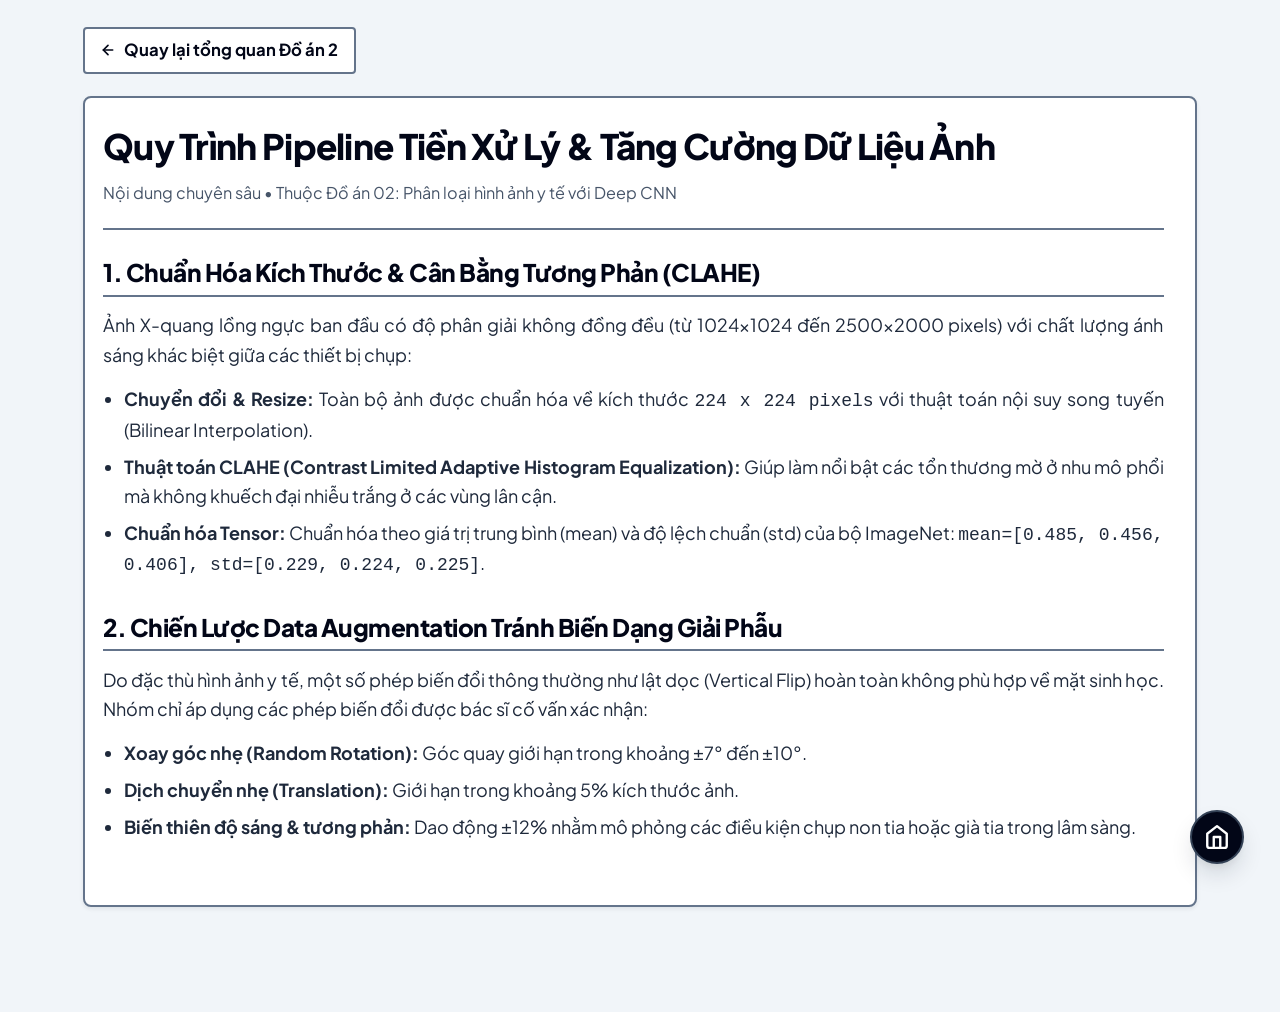
<file: projects/project-2-contents/dataset-pipeline.html>
<!DOCTYPE html>
<html lang="vi">
<head>
  <meta charset="UTF-8">
  <meta name="viewport" content="width=device-width, initial-scale=1.0">
  <title>Quy Trình Tiền Xử Lý Dữ Liệu Ảnh X-Quang | Đồ Án 2</title>
  <meta name="description" content="Chi tiết tiền xử lý và tăng cường dữ liệu ảnh X-quang phổi">
  <link rel="stylesheet" href="../../css/style.css">
  <link rel="preconnect" href="https://fonts.googleapis.com">
  <link rel="preconnect" href="https://fonts.gstatic.com" crossorigin>
  <link href="https://fonts.googleapis.com/css2?family=Plus+Jakarta+Sans:wght@500;600;700;800&display=swap" rel="stylesheet">
</head>
<body class="project-detail-layout">

  <main class="project-detail-container">
    <nav class="back-nav" aria-label="Điều hướng quay lại">
      <a href="../project-2.html" class="back-link">
        <svg width="16" height="16" viewBox="0 0 24 24" fill="none" stroke="currentColor" stroke-width="2.5" stroke-linecap="round" stroke-linejoin="round">
          <line x1="19" y1="12" x2="5" y2="12"></line>
          <polyline points="12 19 5 12 12 5"></polyline>
        </svg>
        Quay lại tổng quan Đồ án 2
      </a>
    </nav>

    <article class="detail-card">
      <header class="detail-header">
        <h1 class="detail-title">Quy Trình Pipeline Tiền Xử Lý &amp; Tăng Cường Dữ Liệu Ảnh</h1>
        <p style="color: var(--text-light); margin-top: 0.35rem; font-size: 0.9rem;">
          Nội dung chuyên sâu &bull; Thuộc Đồ án 02: Phân loại hình ảnh y tế với Deep CNN
        </p>
      </header>

      <div class="detail-body">
        <section class="detail-section">
          <h2>1. Chuẩn Hóa Kích Thước &amp; Cân Bằng Tương Phản (CLAHE)</h2>
          <p>
            Ảnh X-quang lồng ngực ban đầu có độ phân giải không đồng đều (từ 1024x1024 đến 2500x2000 pixels) với chất lượng ánh sáng khác biệt giữa các thiết bị chụp:
          </p>
          <ul>
            <li><strong>Chuyển đổi &amp; Resize:</strong> Toàn bộ ảnh được chuẩn hóa về kích thước <code>224 x 224 pixels</code> với thuật toán nội suy song tuyến (Bilinear Interpolation).</li>
            <li><strong>Thuật toán CLAHE (Contrast Limited Adaptive Histogram Equalization):</strong> Giúp làm nổi bật các tổn thương mờ ở nhu mô phổi mà không khuếch đại nhiễu trắng ở các vùng lân cận.</li>
            <li><strong>Chuẩn hóa Tensor:</strong> Chuẩn hóa theo giá trị trung bình (mean) và độ lệch chuẩn (std) của bộ ImageNet: <code>mean=[0.485, 0.456, 0.406], std=[0.229, 0.224, 0.225]</code>.</li>
          </ul>
        </section>

        <section class="detail-section">
          <h2>2. Chiến Lược Data Augmentation Tránh Biến Dạng Giải Phẫu</h2>
          <p>
            Do đặc thù hình ảnh y tế, một số phép biến đổi thông thường như lật dọc (Vertical Flip) hoàn toàn không phù hợp về mặt sinh học. Nhóm chỉ áp dụng các phép biến đổi được bác sĩ cố vấn xác nhận:
          </p>
          <ul>
            <li><strong>Xoay góc nhẹ (Random Rotation):</strong> Góc quay giới hạn trong khoảng &plusmn;7&deg; đến &plusmn;10&deg;.</li>
            <li><strong>Dịch chuyển nhẹ (Translation):</strong> Giới hạn trong khoảng 5% kích thước ảnh.</li>
            <li><strong>Biến thiên độ sáng &amp; tương phản:</strong> Dao động &plusmn;12% nhằm mô phỏng các điều kiện chụp non tia hoặc già tia trong lâm sàng.</li>
          </ul>
        </section>
      </div>
    </article>
  </main>

  <!-- Nút Icon Ngôi Nhà Cố Định Quay Về Trang Chủ (Góc Dưới Phải) -->
  <a href="../../index.html" class="floating-home-btn" aria-label="Quay về trang chủ" title="Quay về trang chủ">
    <svg viewBox="0 0 24 24">
      <path d="M3 9l9-7 9 7v11a2 2 0 0 1-2 2H5a2 2 0 0 1-2-2z"></path>
      <polyline points="9 22 9 12 15 12 15 22"></polyline>
    </svg>
  </a>

</body>
</html>
</file>
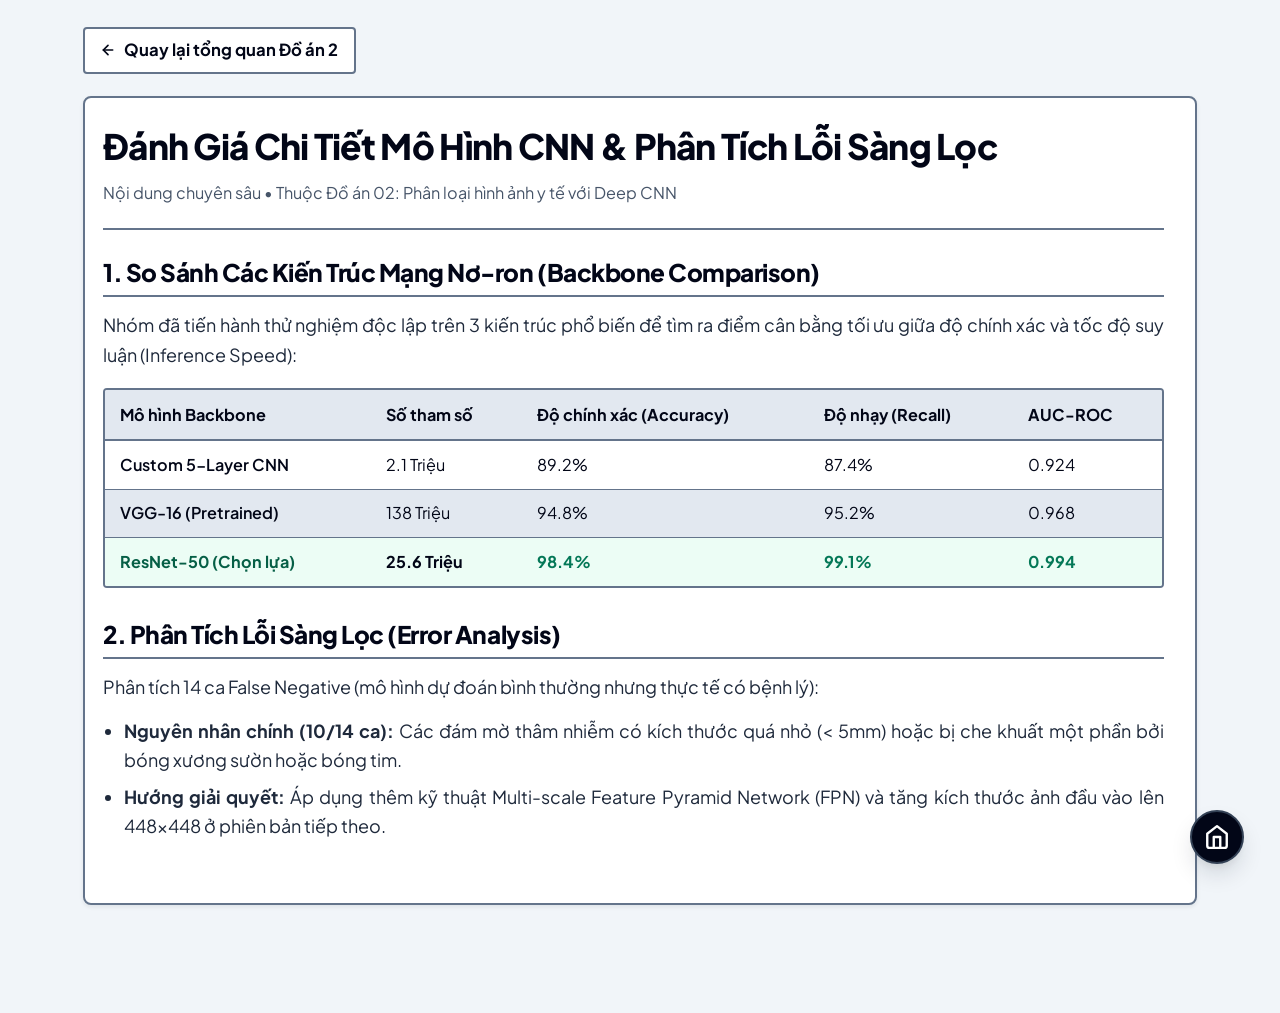
<file: projects/project-2-contents/model-evaluation.html>
<!DOCTYPE html>
<html lang="vi">
<head>
  <meta charset="UTF-8">
  <meta name="viewport" content="width=device-width, initial-scale=1.0">
  <title>Đánh Giá Chi Tiết Mô Hình CNN & Phân Tích Lỗi | Đồ Án 2</title>
  <meta name="description" content="Báo cáo phân tích đường cong ROC, chỉ số AUC và giải thích mô hình qua Grad-CAM">
  <link rel="stylesheet" href="../../css/style.css">
  <link rel="preconnect" href="https://fonts.googleapis.com">
  <link rel="preconnect" href="https://fonts.gstatic.com" crossorigin>
  <link href="https://fonts.googleapis.com/css2?family=Plus+Jakarta+Sans:wght@500;600;700;800&display=swap" rel="stylesheet">
</head>
<body class="project-detail-layout">

  <main class="project-detail-container">
    <nav class="back-nav" aria-label="Điều hướng quay lại">
      <a href="../project-2.html" class="back-link">
        <svg width="16" height="16" viewBox="0 0 24 24" fill="none" stroke="currentColor" stroke-width="2.5" stroke-linecap="round" stroke-linejoin="round">
          <line x1="19" y1="12" x2="5" y2="12"></line>
          <polyline points="12 19 5 12 12 5"></polyline>
        </svg>
        Quay lại tổng quan Đồ án 2
      </a>
    </nav>

    <article class="detail-card">
      <header class="detail-header">
        <h1 class="detail-title">Đánh Giá Chi Tiết Mô Hình CNN &amp; Phân Tích Lỗi Sàng Lọc</h1>
        <p style="color: var(--text-light); margin-top: 0.35rem; font-size: 0.9rem;">
          Nội dung chuyên sâu &bull; Thuộc Đồ án 02: Phân loại hình ảnh y tế với Deep CNN
        </p>
      </header>

      <div class="detail-body">
        <section class="detail-section">
          <h2>1. So Sánh Các Kiến Trúc Mạng Nơ-ron (Backbone Comparison)</h2>
          <p>
            Nhóm đã tiến hành thử nghiệm độc lập trên 3 kiến trúc phổ biến để tìm ra điểm cân bằng tối ưu giữa độ chính xác và tốc độ suy luận (Inference Speed):
          </p>
          
          <div style="overflow-x: auto; margin: 1rem 0; border: 2px solid var(--border-color); border-radius: var(--radius-sm);">
            <table style="width: 100%; border-collapse: collapse; text-align: left; font-size: 0.9rem;">
              <thead>
                <tr style="background-color: var(--bg-subtle); border-bottom: 2px solid var(--border-color);">
                  <th style="padding: 0.65rem 0.85rem; font-weight: 700; color: var(--text-main);">Mô hình Backbone</th>
                  <th style="padding: 0.65rem 0.85rem; font-weight: 700; color: var(--text-main);">Số tham số</th>
                  <th style="padding: 0.65rem 0.85rem; font-weight: 700; color: var(--text-main);">Độ chính xác (Accuracy)</th>
                  <th style="padding: 0.65rem 0.85rem; font-weight: 700; color: var(--text-main);">Độ nhạy (Recall)</th>
                  <th style="padding: 0.65rem 0.85rem; font-weight: 700; color: var(--text-main);">AUC-ROC</th>
                </tr>
              </thead>
              <tbody>
                <tr style="border-bottom: 1px solid var(--border-color);">
                  <td style="padding: 0.6rem 0.85rem; font-weight: 600;">Custom 5-Layer CNN</td>
                  <td style="padding: 0.6rem 0.85rem;">2.1 Triệu</td>
                  <td style="padding: 0.6rem 0.85rem;">89.2%</td>
                  <td style="padding: 0.6rem 0.85rem;">87.4%</td>
                  <td style="padding: 0.6rem 0.85rem;">0.924</td>
                </tr>
                <tr style="border-bottom: 1px solid var(--border-color); background-color: var(--bg-subtle);">
                  <td style="padding: 0.6rem 0.85rem; font-weight: 600;">VGG-16 (Pretrained)</td>
                  <td style="padding: 0.6rem 0.85rem;">138 Triệu</td>
                  <td style="padding: 0.6rem 0.85rem;">94.8%</td>
                  <td style="padding: 0.6rem 0.85rem;">95.2%</td>
                  <td style="padding: 0.6rem 0.85rem;">0.968</td>
                </tr>
                <tr style="background-color: #ecfdf5;">
                  <td style="padding: 0.6rem 0.85rem; font-weight: 700; color: #065f46;">ResNet-50 (Chọn lựa)</td>
                  <td style="padding: 0.6rem 0.85rem; font-weight: bold;">25.6 Triệu</td>
                  <td style="padding: 0.6rem 0.85rem; font-weight: bold; color: #047857;">98.4%</td>
                  <td style="padding: 0.6rem 0.85rem; font-weight: bold; color: #047857;">99.1%</td>
                  <td style="padding: 0.6rem 0.85rem; font-weight: bold; color: #047857;">0.994</td>
                </tr>
              </tbody>
            </table>
          </div>
        </section>

        <section class="detail-section">
          <h2>2. Phân Tích Lỗi Sàng Lọc (Error Analysis)</h2>
          <p>
            Phân tích 14 ca False Negative (mô hình dự đoán bình thường nhưng thực tế có bệnh lý):
          </p>
          <ul>
            <li><strong>Nguyên nhân chính (10/14 ca):</strong> Các đám mờ thâm nhiễm có kích thước quá nhỏ (&lt; 5mm) hoặc bị che khuất một phần bởi bóng xương sườn hoặc bóng tim.</li>
            <li><strong>Hướng giải quyết:</strong> Áp dụng thêm kỹ thuật Multi-scale Feature Pyramid Network (FPN) và tăng kích thước ảnh đầu vào lên 448x448 ở phiên bản tiếp theo.</li>
          </ul>
        </section>
      </div>
    </article>
  </main>

  <!-- Nút Icon Ngôi Nhà Cố Định Quay Về Trang Chủ (Góc Dưới Phải) -->
  <a href="../../index.html" class="floating-home-btn" aria-label="Quay về trang chủ" title="Quay về trang chủ">
    <svg viewBox="0 0 24 24">
      <path d="M3 9l9-7 9 7v11a2 2 0 0 1-2 2H5a2 2 0 0 1-2-2z"></path>
      <polyline points="9 22 9 12 15 12 15 22"></polyline>
    </svg>
  </a>

</body>
</html>
</file>
<file: css/style.css>
/* ==========================================================================
   CSS DÙNG CHUNG CHO PORTFOLIO ĐỒ ÁN MÔN HỌC (FOUNDATION OF AI)
   Thiết kế: Ultra High Contrast, Crisp Borders, Font +2, Centered Layout
   ========================================================================== */

/* 1. CSS VARIABLES (HỆ THỐNG MÀU SẮC TƯƠNG PHẢN CAO, ĐƯỜNG VIỀN SẮC NÉT) */
:root {
  /* Bảng màu phân định rõ rệt (High Contrast & Clear Boundaries) */
  --bg-page: #f1f5f9;           /* Nền trang Slate-100 (phân tách dứt khoát với thẻ trắng) */
  --bg-surface: #ffffff;        /* Nền thẻ / container (trắng tinh khiết) */
  --bg-subtle: #e2e8f0;         /* Nền phụ trợ / header bảng / callout (Slate-200 rõ nét) */
  
  --text-main: #020617;         /* Chữ chính, tiêu đề (Slate-950: đen đậm, độ tương phản tuyệt đối) */
  --text-muted: #1e293b;        /* Chữ nội dung đọc (Slate-800: đậm, rõ nét, dễ đọc) */
  --text-light: #475569;        /* Chữ phụ, ngày tháng, chú thích (Slate-600) */
  
  --color-primary: #1d4ed8;      /* Xanh Cobalt đậm đà (blue-700) */
  --color-primary-hover: #1e3a8a;/* Xanh Navy khi hover (blue-900) */
  --color-accent: #0369a1;       /* Xanh biển đậm (sky-700) */
  --color-success: #047857;      /* Xanh lá đậm thành công (emerald-700) */
  
  /* Đường viền dứt khoát, độ tương phản cao, phân biệt rõ ràng */
  --border-color: #64748b;       /* Đường viền tiêu chuẩn (Slate-500: phân biệt rõ rệt) */
  --border-dark: #334155;        /* Đường viền nhấn đậm (Slate-700) */
  --border-focus: #1d4ed8;       /* Viền khi focus / hover */
  --border-width: 2px;           /* Độ dày viền rõ nét */
  
  /* Bo góc & Đổ bóng sắc nét */
  --radius-sm: 4px;
  --radius-md: 8px;
  --radius-lg: 12px;
  --radius-full: 9999px;
  
  --shadow-sm: 0 2px 4px 0 rgba(15, 23, 42, 0.08);
  --shadow-md: 0 4px 8px -1px rgba(15, 23, 42, 0.12), 0 2px 4px -2px rgba(15, 23, 42, 0.08);
  --shadow-lg: 0 12px 24px -4px rgba(15, 23, 42, 0.16), 0 6px 10px -4px rgba(15, 23, 42, 0.08);
  --shadow-hover: 0 16px 32px -4px rgba(15, 23, 42, 0.2), 0 8px 14px -6px rgba(15, 23, 42, 0.12);
  
  /* Phông chữ */
  --font-sans: 'Plus Jakarta Sans', 'Inter', system-ui, -apple-system, BlinkMacSystemFont, 'Segoe UI', Roboto, sans-serif;
  --font-mono: ui-monospace, SFMono-Regular, Menlo, Monaco, Consolas, 'Liberation Mono', monospace;
  
  /* Chuyển động nhanh, dứt khoát */
  --transition: all 0.2s cubic-bezier(0.16, 1, 0.3, 1);
}

/* 2. RESET CƠ BẢN & TĂNG FONT CHỮ THÊM 2 (BASE 18PX) */
*, *::before, *::after {
  box-sizing: border-box;
  margin: 0;
  padding: 0;
}

html {
  font-family: var(--font-sans);
  font-size: 18px; /* Tăng font chữ thêm 2 (từ 16px lên 18px) theo yêu cầu */
  line-height: 1.6;
  color: var(--text-main);
  background-color: var(--bg-page);
  -webkit-font-smoothing: antialiased;
  -moz-osx-font-smoothing: grayscale;
}

body {
  min-height: 100vh;
  display: flex;
  flex-direction: column;
}

/* 3. TYPOGRAPHY CHUNG */
h1, h2, h3, h4 {
  color: var(--text-main);
  font-weight: 800;
  line-height: 1.25;
  letter-spacing: -0.02em;
}

p {
  color: var(--text-muted);
}

a {
  color: var(--color-primary);
  text-decoration: none;
  transition: var(--transition);
}

a:hover {
  color: var(--color-primary-hover);
}

img, svg {
  display: block;
  max-width: 100%;
  height: auto;
}

/* ==========================================================================
   4. BỐ CỤC TRANG CHỦ (INDEX PAGE - VỪA VẶN MÀN HÌNH, NHIỀU KHOẢNG TRỐNG)
   ========================================================================== */
.index-body {
  min-height: 100vh;
  display: flex;
  flex-direction: column;
  justify-content: center;
  align-items: center;
  padding: 2.5rem 1.5rem;
  background-color: var(--bg-page);
}

.index-wrapper {
  width: 100%;
  max-width: 1100px;
  display: flex;
  flex-direction: column;
  gap: 2.25rem;
}

/* Hero Section tối giản, viền phân tách rõ rệt */
.index-hero {
  border-bottom: 2.5px solid var(--border-color);
  padding-bottom: 1.5rem;
  display: flex;
  justify-content: space-between;
  align-items: flex-end;
  flex-wrap: wrap;
  gap: 1.25rem;
}

.hero-info {
  max-width: 680px;
}

.hero-badge {
  display: inline-block;
  padding: 0.3rem 0.75rem;
  font-size: 0.825rem;
  font-weight: 800;
  text-transform: uppercase;
  letter-spacing: 0.05em;
  background-color: #dbeafe;
  color: var(--color-primary);
  border: 1.5px solid #93c5fd;
  border-radius: var(--radius-sm);
  margin-bottom: 0.6rem;
}

.hero-title {
  font-size: 2.1rem;
  margin-bottom: 0.4rem;
  color: var(--text-main);
}

.hero-subtitle {
  font-size: 1.05rem;
  color: var(--text-muted);
  line-height: 1.55;
}

.hero-links {
  display: flex;
  gap: 0.75rem;
}

.hero-link-btn {
  display: inline-flex;
  align-items: center;
  gap: 0.45rem;
  padding: 0.55rem 1rem;
  font-size: 0.925rem;
  font-weight: 700;
  color: var(--text-main);
  background-color: var(--bg-surface);
  border: 2px solid var(--border-color);
  border-radius: var(--radius-sm);
  transition: var(--transition);
}

.hero-link-btn:hover {
  border-color: var(--color-primary);
  color: var(--color-primary);
  background-color: var(--bg-subtle);
  transform: translateY(-2px);
  box-shadow: var(--shadow-sm);
}

/* Grid danh sách Project Cards (3 thẻ ngang) */
.project-grid {
  display: grid;
  grid-template-columns: repeat(3, 1fr);
  gap: 1.5rem;
  width: 100%;
}

/* Thẻ Project Card - Viền sắc nét 2px, toàn bộ thẻ click được */
.project-card {
  display: flex;
  flex-direction: column;
  background-color: var(--bg-surface);
  border: 2px solid var(--border-color);
  border-radius: var(--radius-md);
  overflow: hidden;
  text-decoration: none;
  color: inherit;
  box-shadow: var(--shadow-sm);
  transition: var(--transition);
  cursor: pointer;
  position: relative;
}

.project-card:hover {
  border-color: var(--color-primary);
  transform: translateY(-4px);
  box-shadow: var(--shadow-hover);
}

/* Khung Thumbnail */
.card-thumbnail-box {
  width: 100%;
  aspect-ratio: 16 / 9;
  background-color: #0f172a;
  border-bottom: 2px solid var(--border-color);
  overflow: hidden;
  position: relative;
}

.card-thumbnail-box img {
  width: 100%;
  height: 100%;
  object-fit: cover;
  transition: transform 0.3s ease;
}

.project-card:hover .card-thumbnail-box img {
  transform: scale(1.03);
}

/* Nội dung bên trong Card */
.card-body {
  padding: 1.25rem 1.25rem 1.5rem;
  display: flex;
  flex-direction: column;
  flex-grow: 1;
}

.card-title {
  font-size: 1.15rem;
  margin-bottom: 0.6rem;
  color: var(--text-main);
  transition: color 0.2s ease;
}

.project-card:hover .card-title {
  color: var(--color-primary);
}

.card-desc {
  font-size: 0.95rem;
  line-height: 1.55;
  color: var(--text-muted);
  margin-bottom: 1.25rem;
  flex-grow: 1;
  text-align: justify;
  text-justify: distribute;
  text-justify: inter-character;
  text-align-last: left;
}

.card-action {
  display: inline-flex;
  align-items: center;
  gap: 0.4rem;
  font-size: 0.95rem;
  font-weight: 800;
  color: var(--color-primary);
  margin-top: auto;
}

.project-card:hover .card-action {
  color: var(--color-primary-hover);
}

.card-action span.arrow {
  transition: transform 0.2s ease;
}

.project-card:hover .card-action span.arrow {
  transform: translateX(5px);
}

/* ==========================================================================
   5. BỐ CỤC TRANG CHI TIẾT (PROJECT DETAIL & NỘI DUNG CON)
   Yêu cầu:
   - Nội dung các projects CĂN GIỮA MÀN HÌNH
   - Khoảng cách giữa nội dung trình bày và lề trái của container THẬT NHỎ
   - Viền rõ ràng để phân biệt
   ========================================================================== */
.project-detail-layout {
  background-color: var(--bg-page);
  min-height: 100vh;
  display: flex;
  flex-direction: column;
  align-items: center; /* CĂN GIỮA TOÀN BỘ TRANG TRÊN MÀN HÌNH */
  width: 100%;
}

/* Container chính căn giữa màn hình (Rộng thêm 10%: từ 1040px lên 1150px) */
.project-detail-container {
  width: 100%;
  max-width: 1150px;
  margin-left: auto;
  margin-right: auto; /* CĂN GIỮA MÀN HÌNH */
  padding: 1.5rem 1rem 4.5rem 1rem;
  text-align: left;
}

/* Thanh điều hướng quay lại danh mục */
.back-nav {
  margin-bottom: 1.25rem;
}

.back-link {
  display: inline-flex;
  align-items: center;
  gap: 0.45rem;
  font-size: 0.925rem;
  font-weight: 700;
  color: var(--text-main);
  padding: 0.45rem 0.85rem;
  background-color: var(--bg-surface);
  border: 2px solid var(--border-color);
  border-radius: var(--radius-sm);
  transition: var(--transition);
}

.back-link:hover {
  color: var(--color-primary);
  border-color: var(--color-primary);
  background-color: var(--bg-subtle);
  transform: translateX(-3px);
  box-shadow: var(--shadow-sm);
}

/* Khối nội dung chính (Card bao bọc có viền 2px rõ nét, lề trái nhỏ) */
.detail-card {
  background-color: var(--bg-surface);
  border: 2px solid var(--border-color); /* Viền rõ ràng phân biệt */
  border-radius: var(--radius-md);
  /* Khoảng cách giữa nội dung trình bày và lề trái của container thật nhỏ (1rem / 18px) */
  padding: 1.5rem 1.75rem 1.75rem 1rem;
  box-shadow: var(--shadow-sm);
  margin-bottom: 1.5rem;
}

/* Header trang chi tiết */
.detail-header {
  border-bottom: 2px solid var(--border-color);
  padding-bottom: 1.25rem;
  margin-bottom: 1.5rem;
}

.detail-title {
  font-size: 1.95rem;
  color: var(--text-main);
  margin-bottom: 0.6rem;
}

/* Meta Data: Ngày tháng, Thành viên, Tags công nghệ */
.detail-meta-grid {
  display: grid;
  grid-template-columns: repeat(auto-fit, minmax(230px, 1fr));
  gap: 0.75rem;
  background-color: var(--bg-subtle);
  border: 1.5px solid var(--border-color);
  border-radius: var(--radius-sm);
  padding: 0.85rem 1rem;
  margin-top: 0.75rem;
  margin-bottom: 1rem;
}

.meta-item {
  font-size: 0.925rem;
  color: var(--text-muted);
}

.meta-label {
  font-weight: 800;
  color: var(--text-main);
  display: block;
  font-size: 0.8rem;
  text-transform: uppercase;
  letter-spacing: 0.05em;
  margin-bottom: 0.2rem;
}

/* Tags công nghệ (hiển thị đầy đủ ở trang chi tiết) */
.tech-tags {
  display: flex;
  flex-wrap: wrap;
  gap: 0.45rem;
  margin-top: 0.5rem;
}

.tech-tag {
  display: inline-block;
  padding: 0.25rem 0.65rem;
  font-size: 0.8rem;
  font-weight: 700;
  background-color: #e2e8f0;
  color: var(--text-main);
  border: 1.5px solid var(--border-color);
  border-radius: var(--radius-sm);
}

/* Thân bài viết mô tả kết quả (Căn đều văn bản kiểu Distributed - phân bố đều ký tự) */
.detail-body {
  text-align: justify;
  text-justify: distribute;
  text-justify: inter-character;
  text-align-last: left;
}

.detail-section {
  margin-bottom: 1.75rem;
}

.detail-section h2 {
  font-size: 1.35rem;
  margin-bottom: 0.75rem;
  padding-bottom: 0.4rem;
  border-bottom: 2px solid var(--border-color);
  display: flex;
  align-items: center;
  gap: 0.5rem;
  text-align: left;
}

.detail-section p {
  margin-bottom: 0.85rem;
  font-size: 1rem;
  line-height: 1.65;
  color: var(--text-muted);
  text-align: justify;
  text-justify: distribute;
  text-justify: inter-character;
  text-align-last: left;
}

.detail-section ul {
  margin-left: 1.15rem; /* Căn sát mép lề trái theo yêu cầu */
  margin-bottom: 1rem;
}

.detail-section li {
  margin-bottom: 0.45rem;
  color: var(--text-muted);
  font-size: 1rem;
  text-align: justify;
  text-justify: distribute;
  text-justify: inter-character;
  text-align-last: left;
}

/* Khối liên kết nội dung con của project (Nằm ngay tại nội dung trình bày) */
.child-content-box {
  background-color: #eff6ff; /* Nền xanh dịu */
  border: 2px solid #3b82f6;  /* Viền xanh phân định dứt khoát */
  border-left: 6px solid var(--color-primary); /* Cạnh trái nhấn mạnh */
  border-radius: var(--radius-sm);
  padding: 1rem 1.25rem;
  margin: 1.25rem 0;
}

.child-content-title {
  font-size: 1rem;
  font-weight: 800;
  color: var(--color-primary);
  margin-bottom: 0.6rem;
  display: flex;
  align-items: center;
  gap: 0.45rem;
}

.child-content-list {
  display: flex;
  flex-direction: column;
  gap: 0.5rem;
}

.child-link-item {
  display: inline-flex;
  align-items: center;
  gap: 0.5rem;
  font-size: 0.95rem;
  font-weight: 700;
  color: var(--color-primary);
  padding: 0.45rem 0.75rem;
  background-color: var(--bg-surface);
  border: 1.5px solid #93c5fd;
  border-radius: var(--radius-sm);
  transition: var(--transition);
}

.child-link-item:hover {
  background-color: var(--color-primary);
  color: #ffffff;
  border-color: var(--color-primary);
  transform: translateX(4px);
  box-shadow: var(--shadow-sm);
}

/* Khung hình ảnh / sơ đồ minh họa trực quan (Figure + Caption có viền 2px) */
.detail-figure {
  margin: 1.5rem 0;
  border: 2px solid var(--border-color);
  border-radius: var(--radius-sm);
  overflow: hidden;
  background-color: #ffffff;
}

.detail-figure img {
  width: 100%;
  height: auto;
  border-bottom: 2px solid var(--border-color);
}

.detail-figure figcaption {
  padding: 0.75rem 1rem;
  font-size: 0.9rem;
  font-style: italic;
  color: var(--text-muted);
  background-color: var(--bg-subtle);
  border-top: 1px solid var(--border-color);
  text-align: justify;
  text-justify: distribute;
  text-justify: inter-character;
  text-align-last: left;
}

/* Khối Tài nguyên & Liên kết ngoài (Resources & Action Buttons) */
.resource-grid {
  display: grid;
  grid-template-columns: repeat(auto-fit, minmax(210px, 1fr));
  gap: 0.75rem;
  margin-top: 1rem;
}

.resource-btn {
  display: inline-flex;
  align-items: center;
  justify-content: center;
  gap: 0.5rem;
  padding: 0.7rem 1rem;
  font-size: 0.925rem;
  font-weight: 700;
  color: var(--text-main);
  background-color: var(--bg-surface);
  border: 2px solid var(--border-color);
  border-radius: var(--radius-sm);
  transition: var(--transition);
  text-align: center;
}

.resource-btn:hover {
  color: #ffffff;
  background-color: var(--color-primary);
  border-color: var(--color-primary);
  transform: translateY(-2px);
  box-shadow: var(--shadow-md);
}

.resource-btn.primary {
  background-color: var(--color-primary);
  color: #ffffff;
  border-color: var(--color-primary);
}

.resource-btn.primary:hover {
  background-color: var(--color-primary-hover);
  border-color: var(--color-primary-hover);
}

/* ==========================================================================
   6. NÚT ICON NGÔI NHÀ QUAY VỀ TRANG CHỦ (FLOATING HOME BUTTON)
   Nằm cố định ở góc dưới phải của tất cả các trang con
   ========================================================================== */
.floating-home-btn {
  position: fixed;
  bottom: 2rem;
  right: 2rem;
  z-index: 9999;
  display: flex;
  align-items: center;
  justify-content: center;
  width: 54px;
  height: 54px;
  background-color: #020617; /* Đen đậm sắc nét */
  color: #ffffff;
  border: 2.5px solid var(--border-dark);
  border-radius: var(--radius-full);
  box-shadow: var(--shadow-lg);
  text-decoration: none;
  transition: var(--transition);
}

.floating-home-btn svg {
  width: 26px;
  height: 26px;
  fill: none;
  stroke: #ffffff;
  stroke-width: 2.2;
  stroke-linecap: round;
  stroke-linejoin: round;
  transition: transform 0.2s ease;
}

.floating-home-btn:hover {
  background-color: var(--color-primary);
  border-color: #bfdbfe;
  transform: translateY(-4px) scale(1.06);
  box-shadow: 0 14px 28px -2px rgba(29, 78, 216, 0.45);
}

.floating-home-btn:hover svg {
  transform: scale(1.1);
}

/* Tooltip hiển thị khi hover vào nút ngôi nhà */
.floating-home-btn::before {
  content: "Về trang chủ";
  position: absolute;
  right: 64px;
  background-color: #020617;
  color: #ffffff;
  font-size: 0.8rem;
  font-weight: 700;
  padding: 0.35rem 0.65rem;
  border-radius: var(--radius-sm);
  white-space: nowrap;
  pointer-events: none;
  opacity: 0;
  transform: translateX(6px);
  transition: var(--transition);
  border: 1.5px solid #475569;
  box-shadow: var(--shadow-md);
}

.floating-home-btn:hover::before {
  opacity: 1;
  transform: translateX(0);
}

/* ==========================================================================
   7. RESPONSIVE DESIGN (TƯƠNG THÍCH DESKTOP, TABLET & MOBILE)
   ========================================================================== */
@media (max-width: 960px) {
  .project-grid {
    grid-template-columns: repeat(2, 1fr);
  }

  .project-detail-container {
    padding-left: 0.75rem;
    padding-right: 0.75rem;
  }
}

@media (max-width: 640px) {
  html {
    font-size: 17px;
  }

  .index-body {
    justify-content: flex-start;
    padding: 1.5rem 1rem;
  }

  .hero-title {
    font-size: 1.6rem;
  }

  .project-grid {
    grid-template-columns: 1fr;
    gap: 1.25rem;
  }

  .project-detail-container {
    padding: 1rem 0.5rem 4rem 0.5rem;
  }

  .detail-card {
    padding: 1.15rem 1rem 1.25rem 0.75rem;
  }

  .floating-home-btn {
    bottom: 1.25rem;
    right: 1.25rem;
    width: 48px;
    height: 48px;
  }

  .floating-home-btn svg {
    width: 22px;
    height: 22px;
  }
}
</file>
